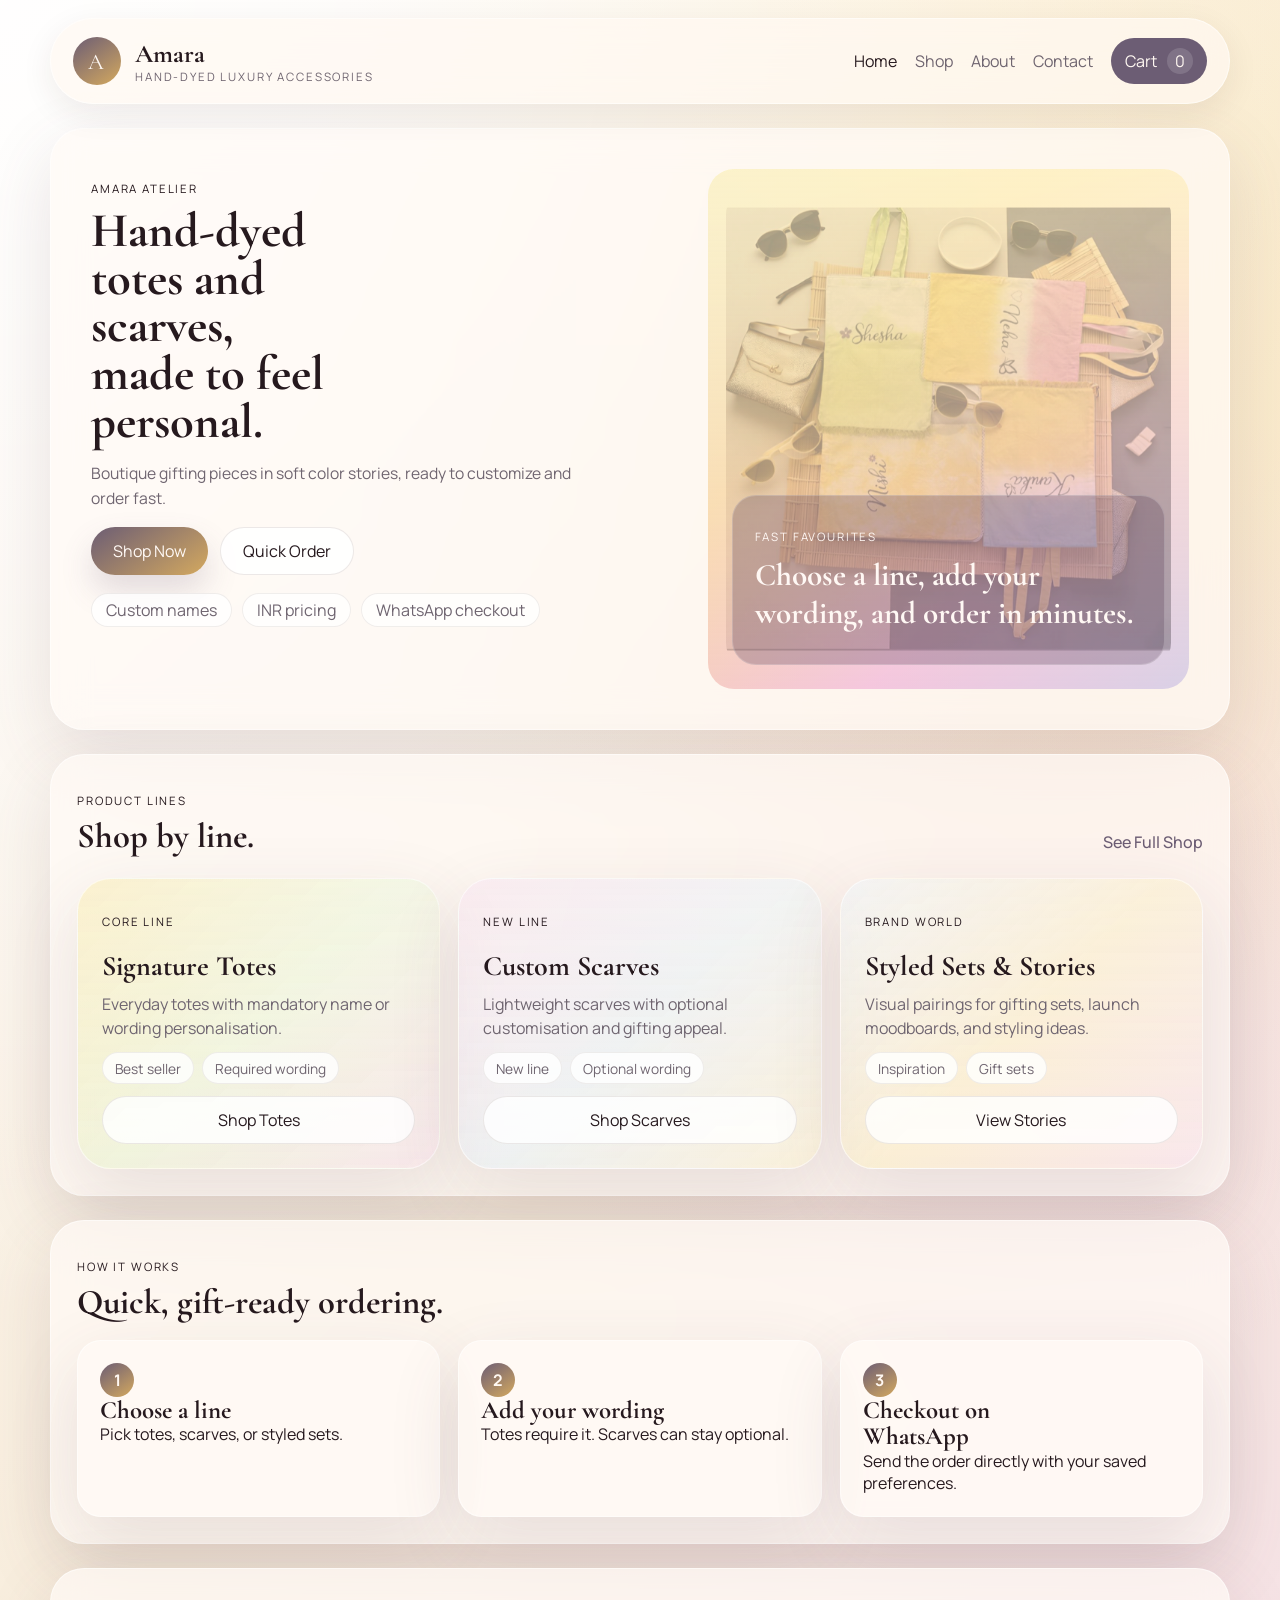
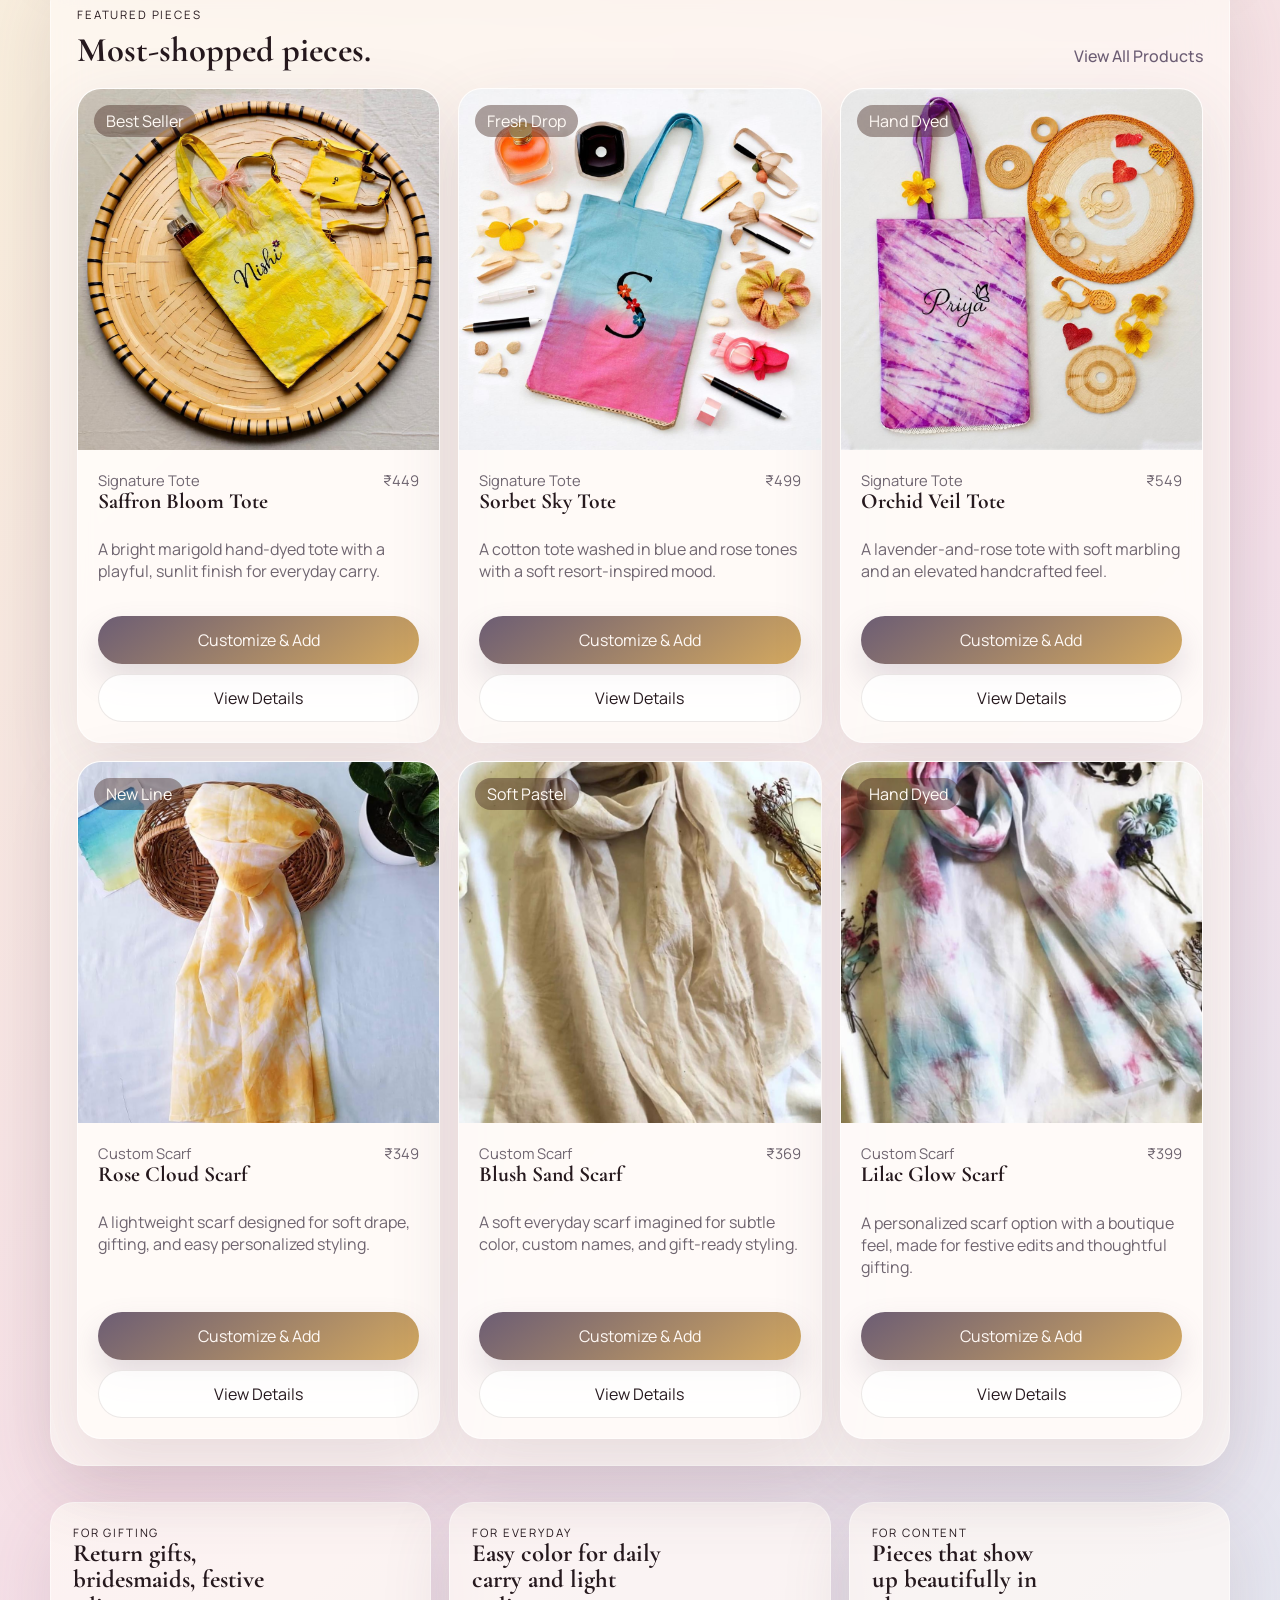
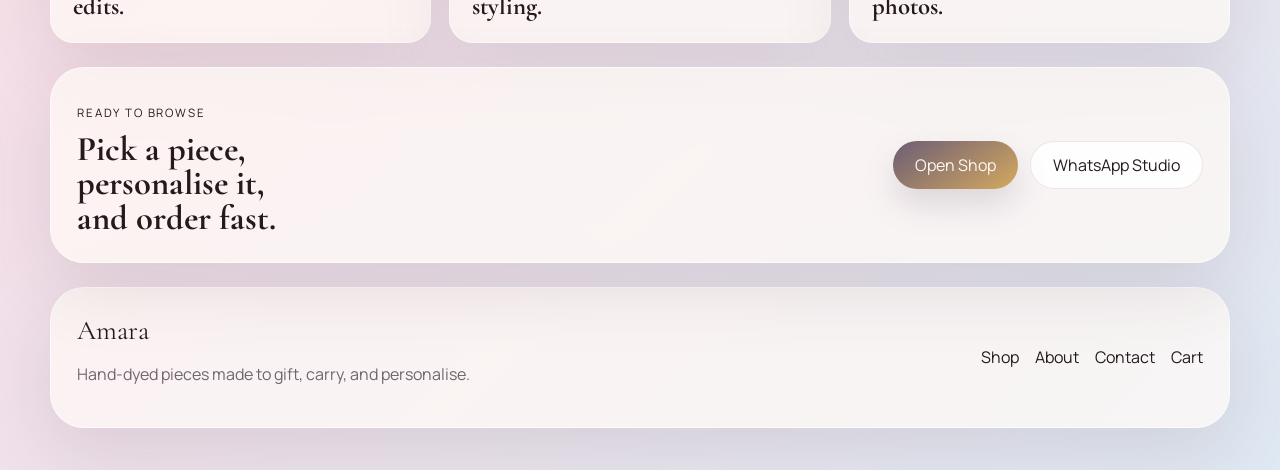
<file: index.html>
<!DOCTYPE html>
<html lang="en">
  <head>
    <meta charset="UTF-8" />
    <meta name="viewport" content="width=device-width, initial-scale=1.0" />
    <title>Amara | Hand-Dyed Totes, Scarves & Artisanal Accessories</title>
    <meta
      name="description"
      content="Amara is a pastel-luxury accessories label creating hand-dyed totes, customizable scarves, and artisanal giftable pieces with a joyful, polished identity."
    />
    <link rel="preconnect" href="https://fonts.googleapis.com" />
    <link rel="preconnect" href="https://fonts.gstatic.com" crossorigin />
    <link
      href="https://fonts.googleapis.com/css2?family=Cormorant+Garamond:wght@400;500;600;700&family=Manrope:wght@400;500;600;700;800&display=swap"
      rel="stylesheet"
    />
    <link rel="stylesheet" href="./styles.css" />
  </head>
  <body data-page="home">
    <div class="site-frame">
      <header class="site-header">
        <a class="brand-lockup" href="./index.html" aria-label="Amara home">
          <span class="brand-mark">A</span>
          <span class="brand-copy">
            <strong class="brand-name">Amara</strong>
            <span class="brand-subtitle">Hand-Dyed Luxury Accessories</span>
          </span>
        </a>
        <nav class="site-nav" aria-label="Primary navigation">
          <a href="./index.html" data-nav="home">Home</a>
          <a href="./shop.html" data-nav="shop">Shop</a>
          <a href="./about.html" data-nav="about">About</a>
          <a href="./contact.html" data-nav="contact">Contact</a>
          <a class="nav-cart" href="./cart.html" data-nav="cart">Cart <span data-cart-count>0</span></a>
        </nav>
      </header>

      <main>
        <section class="hero-panel">
          <div class="hero-copy">
            <p class="eyebrow">Amara Atelier</p>
            <h1>Hand-dyed totes and scarves, made to feel personal.</h1>
            <p class="lead">Boutique gifting pieces in soft color stories, ready to customize and order fast.</p>
            <div class="hero-actions">
              <a class="button button-primary" href="./shop.html">Shop Now</a>
              <a class="button button-secondary" href="./contact.html">Quick Order</a>
            </div>
            <div class="brand-ribbon">
              <span>Custom names</span>
              <span>INR pricing</span>
              <span>WhatsApp checkout</span>
            </div>
          </div>
          <div class="hero-visual">
            <img class="hero-folio" src="./folio-preview.png" alt="Amara folio preview" />
            <div class="hero-card">
              <p class="eyebrow">Fast Favourites</p>
              <h2>Choose a line, add your wording, and order in minutes.</h2>
            </div>
          </div>
        </section>

        <section class="section-block product-lines-section">
          <div class="section-heading">
            <div>
              <p class="eyebrow">Product Lines</p>
              <h2>Shop by line.</h2>
            </div>
            <a class="text-link" href="./shop.html">See Full Shop</a>
          </div>
          <div class="product-lines-grid">
            <article class="line-card line-card-tote">
              <p class="eyebrow">Core Line</p>
              <h3>Signature Totes</h3>
              <p>Everyday totes with mandatory name or wording personalisation.</p>
              <div class="line-tags">
                <span>Best seller</span>
                <span>Required wording</span>
              </div>
              <a class="button button-secondary" href="./shop.html?line=tote">Shop Totes</a>
            </article>
            <article class="line-card line-card-scarf">
              <p class="eyebrow">New Line</p>
              <h3>Custom Scarves</h3>
              <p>Lightweight scarves with optional customisation and gifting appeal.</p>
              <div class="line-tags">
                <span>New line</span>
                <span>Optional wording</span>
              </div>
              <a class="button button-secondary" href="./shop.html?line=scarf">Shop Scarves</a>
            </article>
            <article class="line-card line-card-editorial">
              <p class="eyebrow">Brand World</p>
              <h3>Styled Sets & Stories</h3>
              <p>Visual pairings for gifting sets, launch moodboards, and styling ideas.</p>
              <div class="line-tags">
                <span>Inspiration</span>
                <span>Gift sets</span>
              </div>
              <a class="button button-secondary" href="./shop.html?line=editorial">View Stories</a>
            </article>
          </div>
        </section>

        <section class="section-block steps-section">
          <div class="section-heading">
            <div>
              <p class="eyebrow">How It Works</p>
              <h2>Quick, gift-ready ordering.</h2>
            </div>
          </div>
          <div class="steps-grid">
            <article class="step-card">
              <span class="step-number">1</span>
              <h3>Choose a line</h3>
              <p>Pick totes, scarves, or styled sets.</p>
            </article>
            <article class="step-card">
              <span class="step-number">2</span>
              <h3>Add your wording</h3>
              <p>Totes require it. Scarves can stay optional.</p>
            </article>
            <article class="step-card">
              <span class="step-number">3</span>
              <h3>Checkout on WhatsApp</h3>
              <p>Send the order directly with your saved preferences.</p>
            </article>
          </div>
        </section>

        <section class="section-block">
          <div class="section-heading">
            <div>
              <p class="eyebrow">Featured Pieces</p>
              <h2>Most-shopped pieces.</h2>
            </div>
            <a class="text-link" href="./shop.html">View All Products</a>
          </div>
          <div class="product-grid" id="featured-grid"></div>
        </section>

        <section class="occasion-strip">
          <article class="occasion-card">
            <p class="eyebrow">For Gifting</p>
            <h3>Return gifts, bridesmaids, festive edits.</h3>
          </article>
          <article class="occasion-card">
            <p class="eyebrow">For Everyday</p>
            <h3>Easy color for daily carry and light styling.</h3>
          </article>
          <article class="occasion-card">
            <p class="eyebrow">For Content</p>
            <h3>Pieces that show up beautifully in photos.</h3>
          </article>
        </section>

        <section class="cta-panel">
          <div>
            <p class="eyebrow">Ready To Browse</p>
            <h2>Pick a piece, personalise it, and order fast.</h2>
          </div>
          <div class="cta-actions">
            <a class="button button-primary" href="./shop.html">Open Shop</a>
            <a class="button button-secondary" href="https://wa.me/918769081934" target="_blank" rel="noreferrer">WhatsApp Studio</a>
          </div>
        </section>
      </main>

      <footer class="site-footer">
        <div>
          <p class="footer-brand">Amara</p>
          <p class="footer-copy">Hand-dyed pieces made to gift, carry, and personalise.</p>
        </div>
        <div class="footer-links">
          <a href="./shop.html">Shop</a>
          <a href="./about.html">About</a>
          <a href="./contact.html">Contact</a>
          <a href="./cart.html">Cart</a>
        </div>
      </footer>
    </div>

    <script src="./products.js"></script>
    <script src="./store.js"></script>
    <script src="./home.js"></script>
  </body>
</html>
</file>
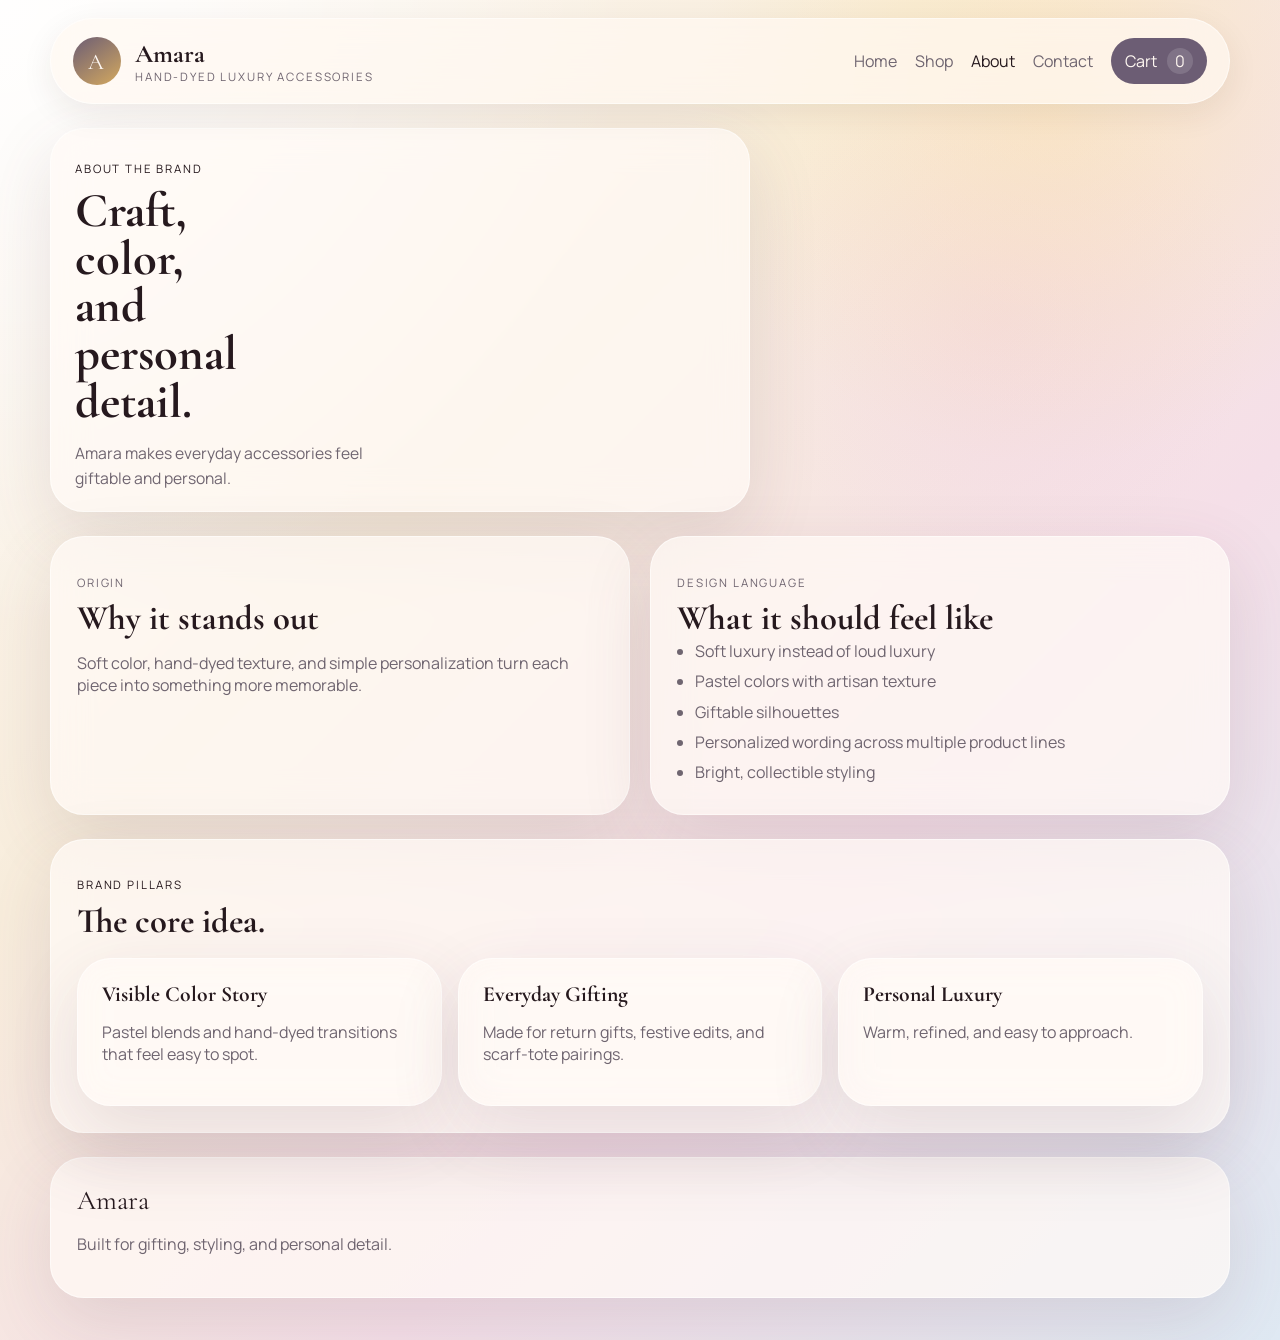
<file: about.html>
<!DOCTYPE html>
<html lang="en">
  <head>
    <meta charset="UTF-8" />
    <meta name="viewport" content="width=device-width, initial-scale=1.0" />
    <title>About Amara | Brand Story & Philosophy</title>
    <meta
      name="description"
      content="Learn about the story, craft, and visual identity behind Amara's totes, scarves, and custom accessories."
    />
    <link rel="preconnect" href="https://fonts.googleapis.com" />
    <link rel="preconnect" href="https://fonts.gstatic.com" crossorigin />
    <link
      href="https://fonts.googleapis.com/css2?family=Cormorant+Garamond:wght@400;500;600;700&family=Manrope:wght@400;500;600;700;800&display=swap"
      rel="stylesheet"
    />
    <link rel="stylesheet" href="./styles.css" />
  </head>
  <body data-page="about">
    <div class="site-frame">
      <header class="site-header">
        <a class="brand-lockup" href="./index.html" aria-label="Amara home">
          <span class="brand-mark">A</span>
          <span class="brand-copy">
            <strong class="brand-name">Amara</strong>
            <span class="brand-subtitle">Hand-Dyed Luxury Accessories</span>
          </span>
        </a>
        <nav class="site-nav" aria-label="Primary navigation">
          <a href="./index.html" data-nav="home">Home</a>
          <a href="./shop.html" data-nav="shop">Shop</a>
          <a href="./about.html" data-nav="about">About</a>
          <a href="./contact.html" data-nav="contact">Contact</a>
          <a class="nav-cart" href="./cart.html" data-nav="cart">Cart <span data-cart-count>0</span></a>
        </nav>
      </header>

      <main>
        <section class="page-hero page-hero-about">
          <p class="eyebrow">About The Brand</p>
          <h1>Craft, color, and personal detail.</h1>
          <p class="lead">Amara makes everyday accessories feel giftable and personal.</p>
        </section>

        <section class="story-layout">
          <article class="story-card">
            <p class="eyebrow">Origin</p>
            <h2>Why it stands out</h2>
            <p>Soft color, hand-dyed texture, and simple personalization turn each piece into something more memorable.</p>
          </article>
          <article class="story-card">
            <p class="eyebrow">Design Language</p>
            <h2>What it should feel like</h2>
            <ul class="detail-list">
              <li>Soft luxury instead of loud luxury</li>
              <li>Pastel colors with artisan texture</li>
              <li>Giftable silhouettes</li>
              <li>Personalized wording across multiple product lines</li>
              <li>Bright, collectible styling</li>
            </ul>
          </article>
        </section>

        <section class="section-block">
          <div class="section-heading">
            <div>
              <p class="eyebrow">Brand Pillars</p>
              <h2>The core idea.</h2>
            </div>
          </div>
          <div class="brand-grid">
            <article class="info-card">
              <h3>Visible Color Story</h3>
              <p>Pastel blends and hand-dyed transitions that feel easy to spot.</p>
            </article>
            <article class="info-card">
              <h3>Everyday Gifting</h3>
              <p>Made for return gifts, festive edits, and scarf-tote pairings.</p>
            </article>
            <article class="info-card">
              <h3>Personal Luxury</h3>
              <p>Warm, refined, and easy to approach.</p>
            </article>
          </div>
        </section>
      </main>

      <footer class="site-footer">
        <div>
          <p class="footer-brand">Amara</p>
          <p class="footer-copy">Built for gifting, styling, and personal detail.</p>
        </div>
      </footer>
    </div>

    <script src="./products.js"></script>
    <script src="./store.js"></script>
  </body>
</html>
</file>
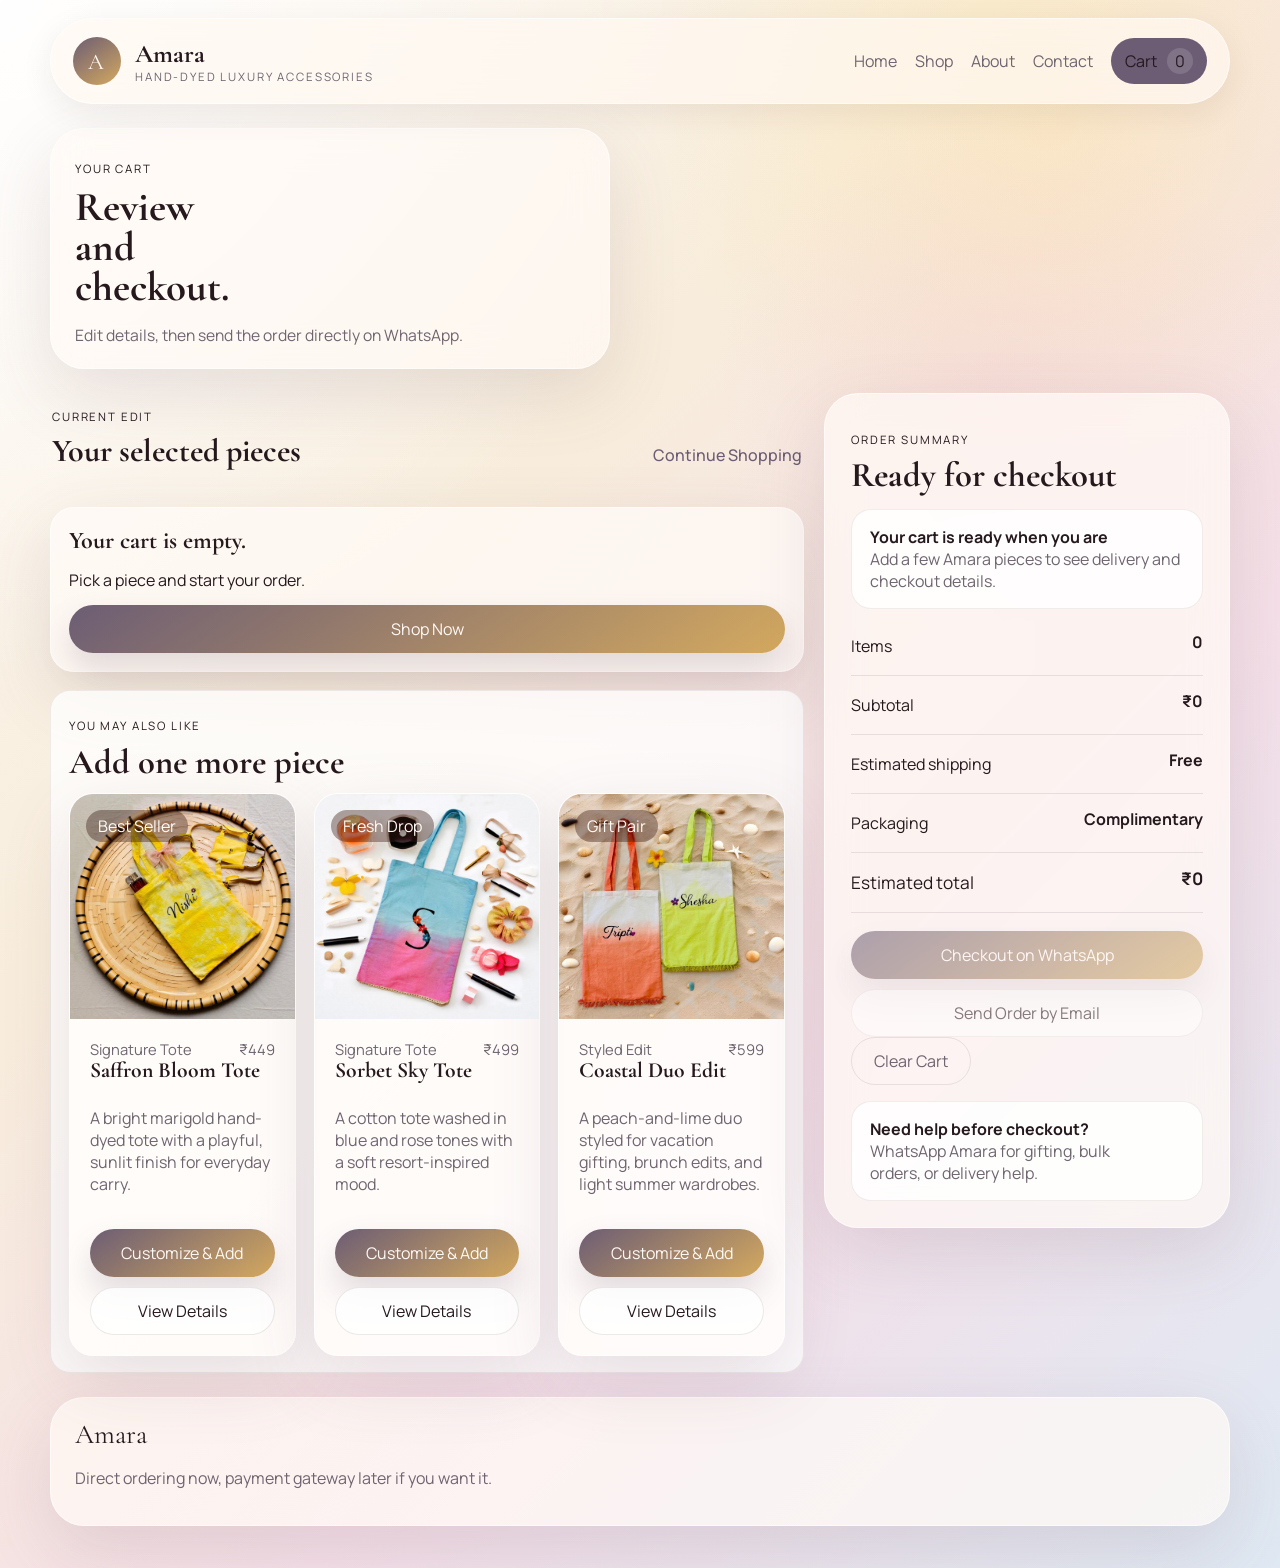
<file: cart.html>
<!DOCTYPE html>
<html lang="en">
  <head>
    <meta charset="UTF-8" />
    <meta name="viewport" content="width=device-width, initial-scale=1.0" />
    <title>Cart | Amara</title>
    <meta name="description" content="Review your selected Amara pieces and prepare your first live order flow." />
    <link rel="preconnect" href="https://fonts.googleapis.com" />
    <link rel="preconnect" href="https://fonts.gstatic.com" crossorigin />
    <link
      href="https://fonts.googleapis.com/css2?family=Cormorant+Garamond:wght@400;500;600;700&family=Manrope:wght@400;500;600;700;800&display=swap"
      rel="stylesheet"
    />
    <link rel="stylesheet" href="./styles.css" />
  </head>
  <body data-page="cart">
    <div class="site-frame">
      <header class="site-header">
        <a class="brand-lockup" href="./index.html" aria-label="Amara home">
          <span class="brand-mark">A</span>
          <span class="brand-copy">
            <strong class="brand-name">Amara</strong>
            <span class="brand-subtitle">Hand-Dyed Luxury Accessories</span>
          </span>
        </a>
        <nav class="site-nav" aria-label="Primary navigation">
          <a href="./index.html" data-nav="home">Home</a>
          <a href="./shop.html" data-nav="shop">Shop</a>
          <a href="./about.html" data-nav="about">About</a>
          <a href="./contact.html" data-nav="contact">Contact</a>
          <a class="nav-cart" href="./cart.html" data-nav="cart">Cart <span data-cart-count>0</span></a>
        </nav>
      </header>

      <main>
        <section class="page-hero page-hero-cart">
          <p class="eyebrow">Your Cart</p>
          <h1>Review and checkout.</h1>
          <p class="lead">Edit details, then send the order directly on WhatsApp.</p>
        </section>

        <section class="cart-layout">
          <div class="cart-list-wrap">
            <div class="cart-toolbar">
              <div>
                <p class="eyebrow">Current Edit</p>
                <h2>Your selected pieces</h2>
              </div>
              <a class="text-link" href="./shop.html">Continue Shopping</a>
            </div>
            <div id="cart-list"></div>
            <div class="empty-cart" id="empty-cart" hidden>
              <h2>Your cart is empty.</h2>
              <p>Pick a piece and start your order.</p>
              <a class="button button-primary" href="./shop.html">Shop Now</a>
            </div>

            <section class="cart-recommendations" id="cart-recommendations">
              <div class="section-heading compact-heading">
                <div>
                  <p class="eyebrow">You May Also Like</p>
                  <h2>Add one more piece</h2>
                </div>
              </div>
              <div class="product-grid compact-grid" id="recommended-grid"></div>
            </section>
          </div>

          <aside class="cart-summary">
            <p class="eyebrow">Order Summary</p>
            <h2>Ready for checkout</h2>
            <div class="summary-banner">
              <strong id="shipping-message">Delivery charge: ₹100</strong>
              <span id="shipping-helper">Add one more item to unlock free delivery.</span>
            </div>
            <div class="summary-row">
              <span>Items</span>
              <strong id="summary-items">0</strong>
            </div>
            <div class="summary-row">
              <span>Subtotal</span>
              <strong id="summary-subtotal">₹0</strong>
            </div>
            <div class="summary-row">
              <span>Estimated shipping</span>
              <strong id="summary-shipping">₹0</strong>
            </div>
            <div class="summary-row">
              <span>Packaging</span>
              <strong>Complimentary</strong>
            </div>
            <div class="summary-row total">
              <span>Estimated total</span>
              <strong id="summary-total">₹0</strong>
            </div>
            <div class="checkout-stack">
              <a class="button button-primary" id="checkout-button" href="#" target="_blank" rel="noreferrer">Checkout on WhatsApp</a>
              <a class="button button-secondary" id="email-order-button" href="#">Send Order by Email</a>
            </div>
            <button class="button button-ghost" id="clear-cart" type="button">Clear Cart</button>
            <div class="summary-support">
              <p><strong>Need help before checkout?</strong></p>
              <p>WhatsApp Amara for gifting, bulk orders, or delivery help.</p>
            </div>
          </aside>
        </section>
      </main>

      <footer class="site-footer site-footer-compact">
        <div>
          <p class="footer-brand">Amara</p>
          <p class="footer-copy">Direct ordering now, payment gateway later if you want it.</p>
        </div>
      </footer>
    </div>

    <section class="product-modal" id="product-modal" aria-hidden="true">
      <div class="overlay" data-close-modal></div>
      <div class="product-modal-card">
        <button class="icon-button product-modal-close" type="button" data-close-modal aria-label="Close">
          ×
        </button>
        <div class="product-modal-media">
          <img id="modal-image" alt="" />
        </div>
        <div class="product-modal-copy">
          <p class="eyebrow" id="modal-category"></p>
          <h2 id="modal-name"></h2>
          <p class="modal-price" id="modal-price"></p>
          <p class="modal-description" id="modal-description"></p>
          <div class="modal-actions">
            <button class="button button-primary" id="modal-add-cart" type="button">Add to Cart</button>
            <a class="button button-secondary" id="modal-inquire" href="#">Inquire</a>
          </div>
          <div class="inquiry-box">
            <strong>WhatsApp inquiry</strong>
            <p id="modal-message"></p>
          </div>
        </div>
      </div>
    </section>

    <div class="toast-stack" id="toast-stack" aria-live="polite" aria-atomic="true"></div>

    <script src="./products.js"></script>
    <script src="./store.js"></script>
    <script src="./cart.js"></script>
  </body>
</html>
</file>
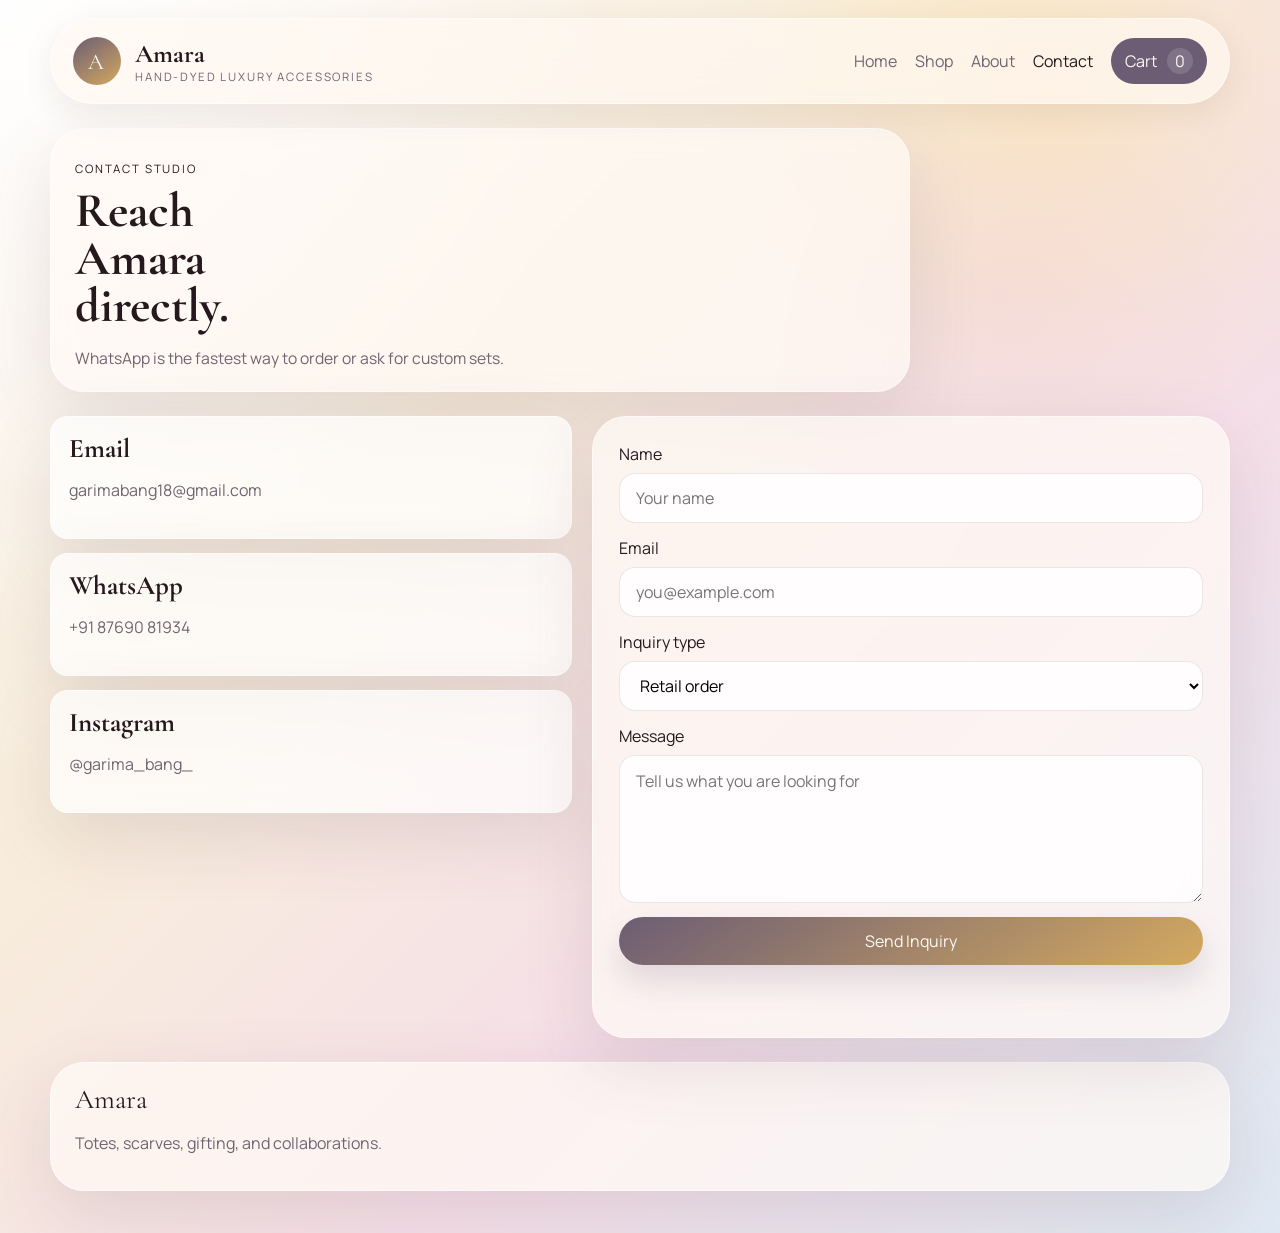
<file: contact.html>
<!DOCTYPE html>
<html lang="en">
  <head>
    <meta charset="UTF-8" />
    <meta name="viewport" content="width=device-width, initial-scale=1.0" />
    <title>Contact Amara | Inquiries & Collaborations</title>
    <meta
      name="description"
      content="Get in touch with Amara for tote orders, scarf customizations, gifting, collaborations, or wholesale inquiries."
    />
    <link rel="preconnect" href="https://fonts.googleapis.com" />
    <link rel="preconnect" href="https://fonts.gstatic.com" crossorigin />
    <link
      href="https://fonts.googleapis.com/css2?family=Cormorant+Garamond:wght@400;500;600;700&family=Manrope:wght@400;500;600;700;800&display=swap"
      rel="stylesheet"
    />
    <link rel="stylesheet" href="./styles.css" />
  </head>
  <body data-page="contact">
    <div class="site-frame">
      <header class="site-header">
        <a class="brand-lockup" href="./index.html" aria-label="Amara home">
          <span class="brand-mark">A</span>
          <span class="brand-copy">
            <strong class="brand-name">Amara</strong>
            <span class="brand-subtitle">Hand-Dyed Luxury Accessories</span>
          </span>
        </a>
        <nav class="site-nav" aria-label="Primary navigation">
          <a href="./index.html" data-nav="home">Home</a>
          <a href="./shop.html" data-nav="shop">Shop</a>
          <a href="./about.html" data-nav="about">About</a>
          <a href="./contact.html" data-nav="contact">Contact</a>
          <a class="nav-cart" href="./cart.html" data-nav="cart">Cart <span data-cart-count>0</span></a>
        </nav>
      </header>

      <main>
        <section class="page-hero page-hero-contact">
          <p class="eyebrow">Contact Studio</p>
          <h1>Reach Amara directly.</h1>
          <p class="lead">WhatsApp is the fastest way to order or ask for custom sets.</p>
        </section>

        <section class="contact-layout">
          <div class="contact-cards">
            <article class="info-card">
              <h3>Email</h3>
              <p><a href="mailto:garimabang18@gmail.com">garimabang18@gmail.com</a></p>
            </article>
            <article class="info-card">
              <h3>WhatsApp</h3>
              <p><a href="https://wa.me/918769081934" target="_blank" rel="noreferrer">+91 87690 81934</a></p>
            </article>
            <article class="info-card">
              <h3>Instagram</h3>
              <p><a href="https://www.instagram.com/garima_bang_/" target="_blank" rel="noreferrer">@garima_bang_</a></p>
            </article>
          </div>

          <form class="contact-form" id="contact-form">
            <div class="form-row">
              <label for="name">Name</label>
              <input id="name" name="name" placeholder="Your name" required />
            </div>
            <div class="form-row">
              <label for="email">Email</label>
              <input id="email" name="email" type="email" placeholder="you@example.com" required />
            </div>
            <div class="form-row">
              <label for="interest">Inquiry type</label>
              <select id="interest" name="interest">
                <option>Retail order</option>
                <option>Scarf customization</option>
                <option>Custom gifting</option>
                <option>Bulk / wholesale</option>
                <option>Collaboration</option>
              </select>
            </div>
            <div class="form-row">
              <label for="message">Message</label>
              <textarea id="message" name="message" rows="6" placeholder="Tell us what you are looking for"></textarea>
            </div>
            <button class="button button-primary" type="submit">Send Inquiry</button>
            <p class="form-feedback" id="form-feedback"></p>
          </form>
        </section>
      </main>

      <footer class="site-footer site-footer-compact">
        <div>
          <p class="footer-brand">Amara</p>
          <p class="footer-copy">Totes, scarves, gifting, and collaborations.</p>
        </div>
      </footer>
    </div>

    <script src="./products.js"></script>
    <script src="./store.js"></script>
    <script src="./contact.js"></script>
  </body>
</html>
</file>
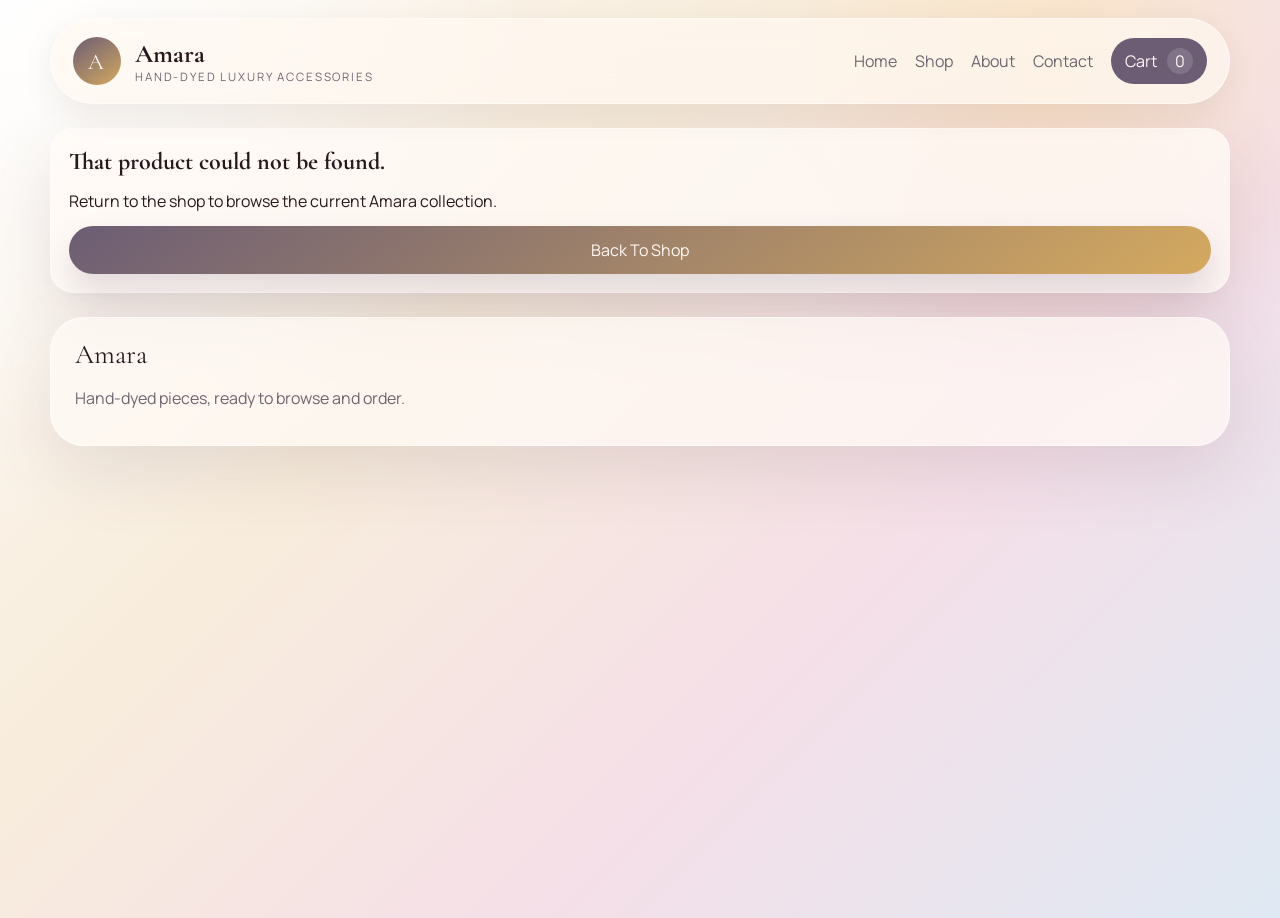
<file: product.html>
<!DOCTYPE html>
<html lang="en">
  <head>
    <meta charset="UTF-8" />
    <meta name="viewport" content="width=device-width, initial-scale=1.0" />
    <title>Product | Amara</title>
    <meta
      name="description"
      content="Explore a signature Amara product with details, pricing, ordering options, and related styles."
    />
    <link rel="preconnect" href="https://fonts.googleapis.com" />
    <link rel="preconnect" href="https://fonts.gstatic.com" crossorigin />
    <link
      href="https://fonts.googleapis.com/css2?family=Cormorant+Garamond:wght@400;500;600;700&family=Manrope:wght@400;500;600;700;800&display=swap"
      rel="stylesheet"
    />
    <link rel="stylesheet" href="./styles.css" />
  </head>
  <body data-page="product">
    <div class="site-frame">
      <header class="site-header">
        <a class="brand-lockup" href="./index.html" aria-label="Amara home">
          <span class="brand-mark">A</span>
          <span class="brand-copy">
            <strong class="brand-name">Amara</strong>
            <span class="brand-subtitle">Hand-Dyed Luxury Accessories</span>
          </span>
        </a>
        <nav class="site-nav" aria-label="Primary navigation">
          <a href="./index.html" data-nav="home">Home</a>
          <a href="./shop.html" data-nav="shop">Shop</a>
          <a href="./about.html" data-nav="about">About</a>
          <a href="./contact.html" data-nav="contact">Contact</a>
          <a class="nav-cart" href="./cart.html" data-nav="cart">Cart <span data-cart-count>0</span></a>
        </nav>
      </header>

      <main>
        <section class="product-page" id="product-page" hidden>
          <div class="product-page-media">
            <img id="detail-image" alt="" />
          </div>
          <div class="product-page-copy">
            <p class="eyebrow" id="detail-category"></p>
            <h1 id="detail-name"></h1>
            <p class="detail-price" id="detail-price"></p>
            <p class="lead" id="detail-description"></p>

            <div class="detail-points">
              <span>Hand-dyed finish</span>
              <span>Custom gifting</span>
              <span>WhatsApp checkout</span>
            </div>

            <div class="detail-benefits">
              <article>
                <strong>Delivery</strong>
                <span>₹100 on 1 item</span>
              </article>
              <article>
                <strong>Free on 2+</strong>
                <span>Add one more piece</span>
              </article>
              <article>
                <strong>Quick order</strong>
                <span>WhatsApp or cart</span>
              </article>
            </div>

            <div class="customization-panel">
              <div class="section-heading compact-heading">
                <div>
                  <p class="eyebrow">Personalisation</p>
                  <h2>Choose details</h2>
                </div>
              </div>
              <div class="customization-grid">
                <div class="form-row">
                  <label for="detail-wording">Preferred wording</label>
                  <input
                    id="detail-wording"
                    name="detail-wording"
                    maxlength="24"
                    placeholder="Name, initials, or short phrase"
                    required
                  />
                </div>
                <div class="form-row">
                  <label for="detail-color">Colour preference</label>
                  <input
                    id="detail-color"
                    name="detail-color"
                    maxlength="40"
                    placeholder="Optional pastel or shade request"
                  />
                </div>
              </div>
              <div class="color-preset-row" aria-label="Colour suggestions">
                <button class="color-chip" type="button" data-color-preset="Blush Pink">Blush Pink</button>
                <button class="color-chip" type="button" data-color-preset="Sky Blue">Sky Blue</button>
                <button class="color-chip" type="button" data-color-preset="Lilac">Lilac</button>
                <button class="color-chip" type="button" data-color-preset="Mint">Mint</button>
                <button class="color-chip" type="button" data-color-preset="Sun Yellow">Sun Yellow</button>
                <button class="color-chip color-chip-clear" type="button" data-color-preset="">No preference</button>
              </div>
              <button class="button button-ghost" id="detail-save-customization" type="button">Save personalisation</button>
              <p class="form-feedback" id="detail-feedback"></p>
            </div>

            <div class="detail-actions">
              <div id="detail-cart-controls"></div>
              <a class="button button-secondary" id="detail-whatsapp" href="#" target="_blank" rel="noreferrer">Buy on WhatsApp</a>
              <a class="button button-ghost" id="detail-email" href="#">Email Inquiry</a>
            </div>
          </div>
        </section>

        <section class="empty-cart" id="product-not-found" hidden>
          <h2>That product could not be found.</h2>
          <p>Return to the shop to browse the current Amara collection.</p>
          <a class="button button-primary" href="./shop.html">Back To Shop</a>
        </section>

        <section class="section-block" id="related-section" hidden>
          <div class="section-heading">
            <div>
              <p class="eyebrow">Related Pieces</p>
              <h2>Continue exploring the collection.</h2>
            </div>
          </div>
          <div class="product-grid" id="related-grid"></div>
        </section>
      </main>

      <footer class="site-footer site-footer-compact">
        <div>
          <p class="footer-brand">Amara</p>
          <p class="footer-copy">Hand-dyed pieces, ready to browse and order.</p>
        </div>
      </footer>
    </div>

    <script src="./products.js"></script>
    <script src="./store.js"></script>
    <script src="./product.js"></script>
  </body>
</html>
</file>
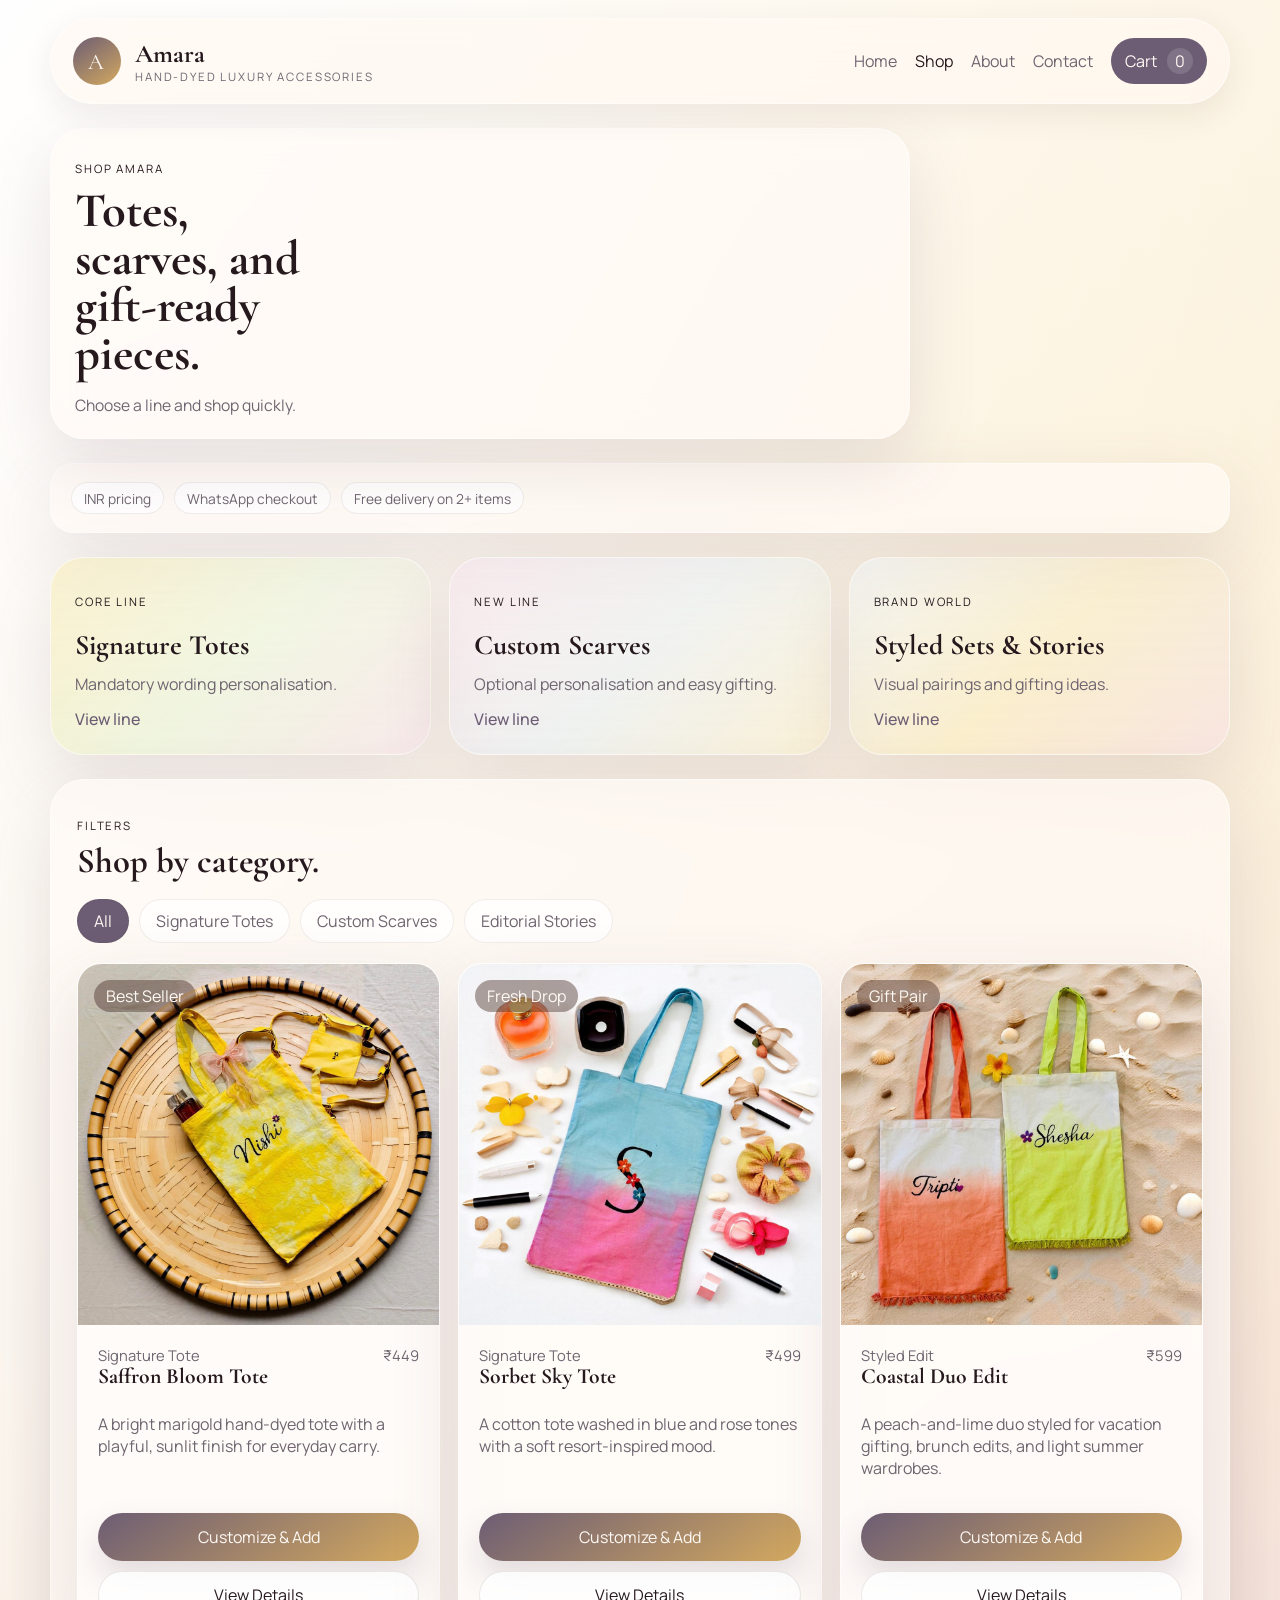
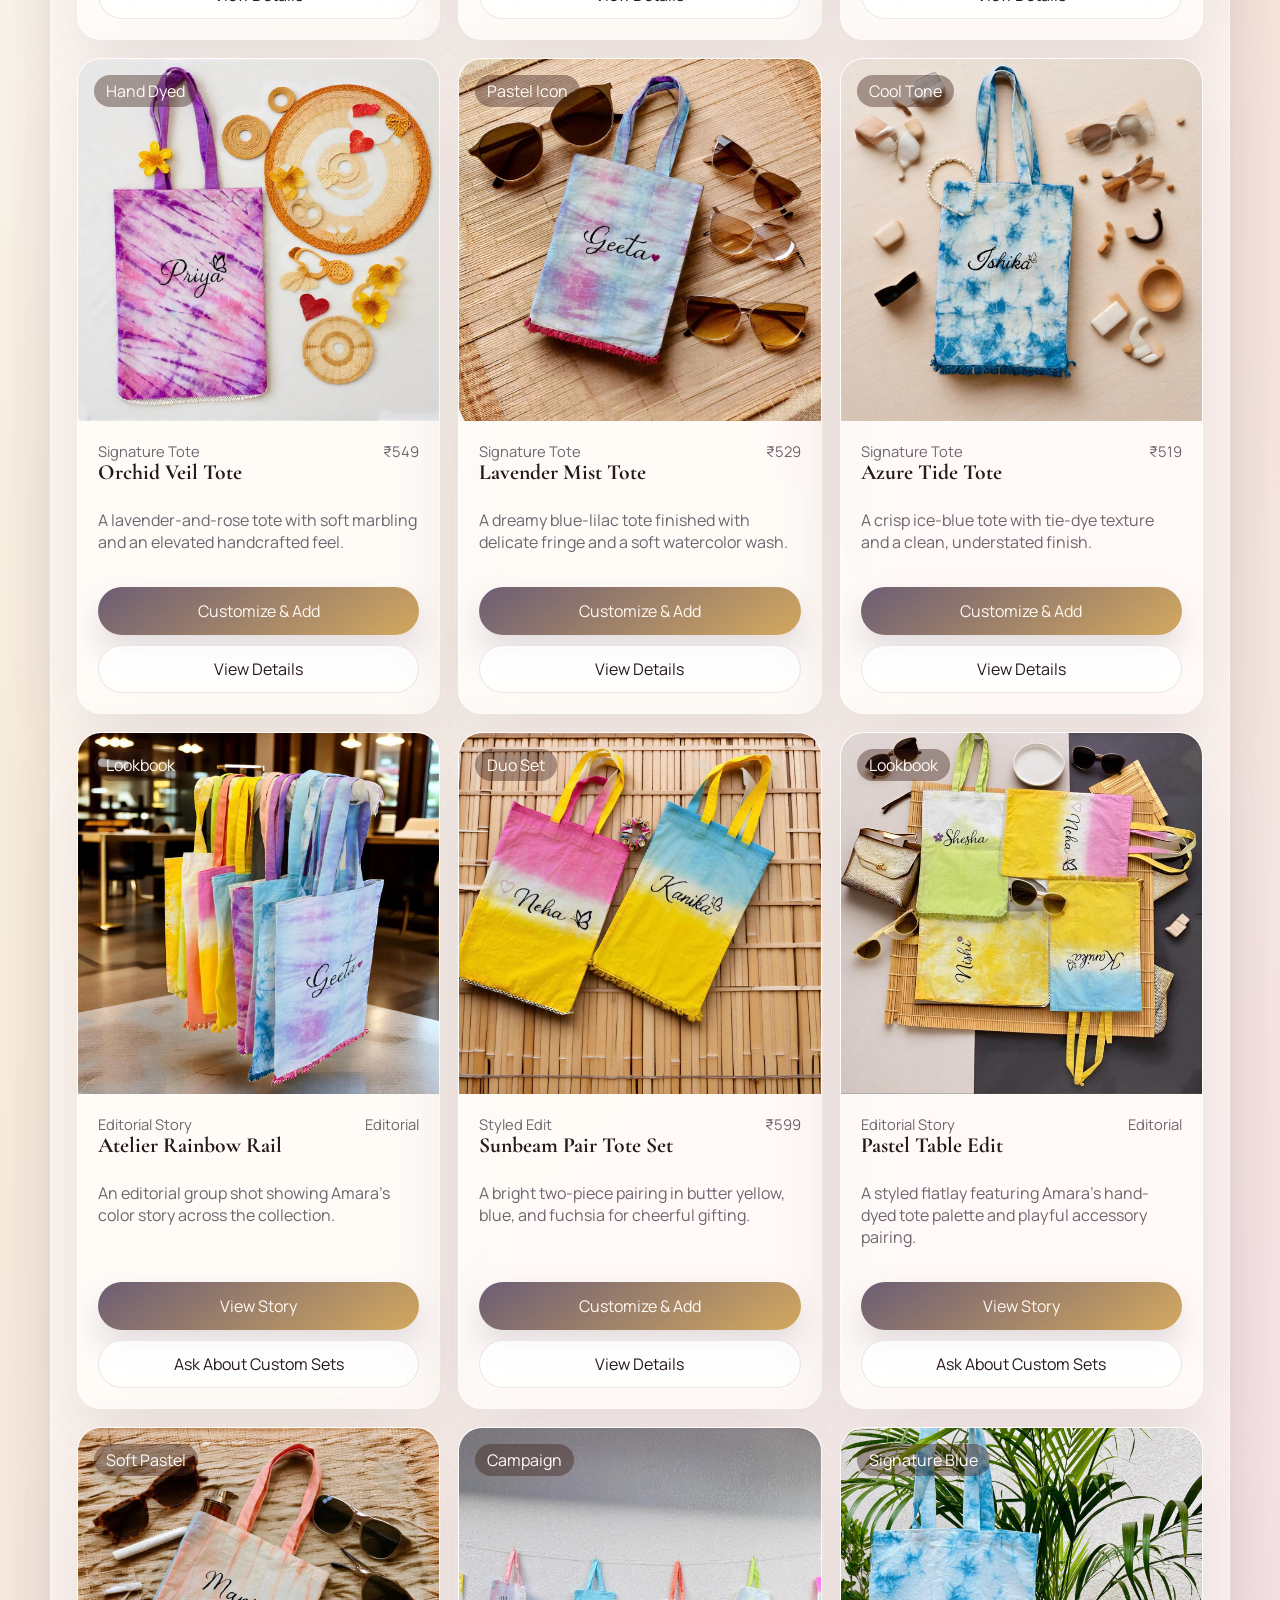
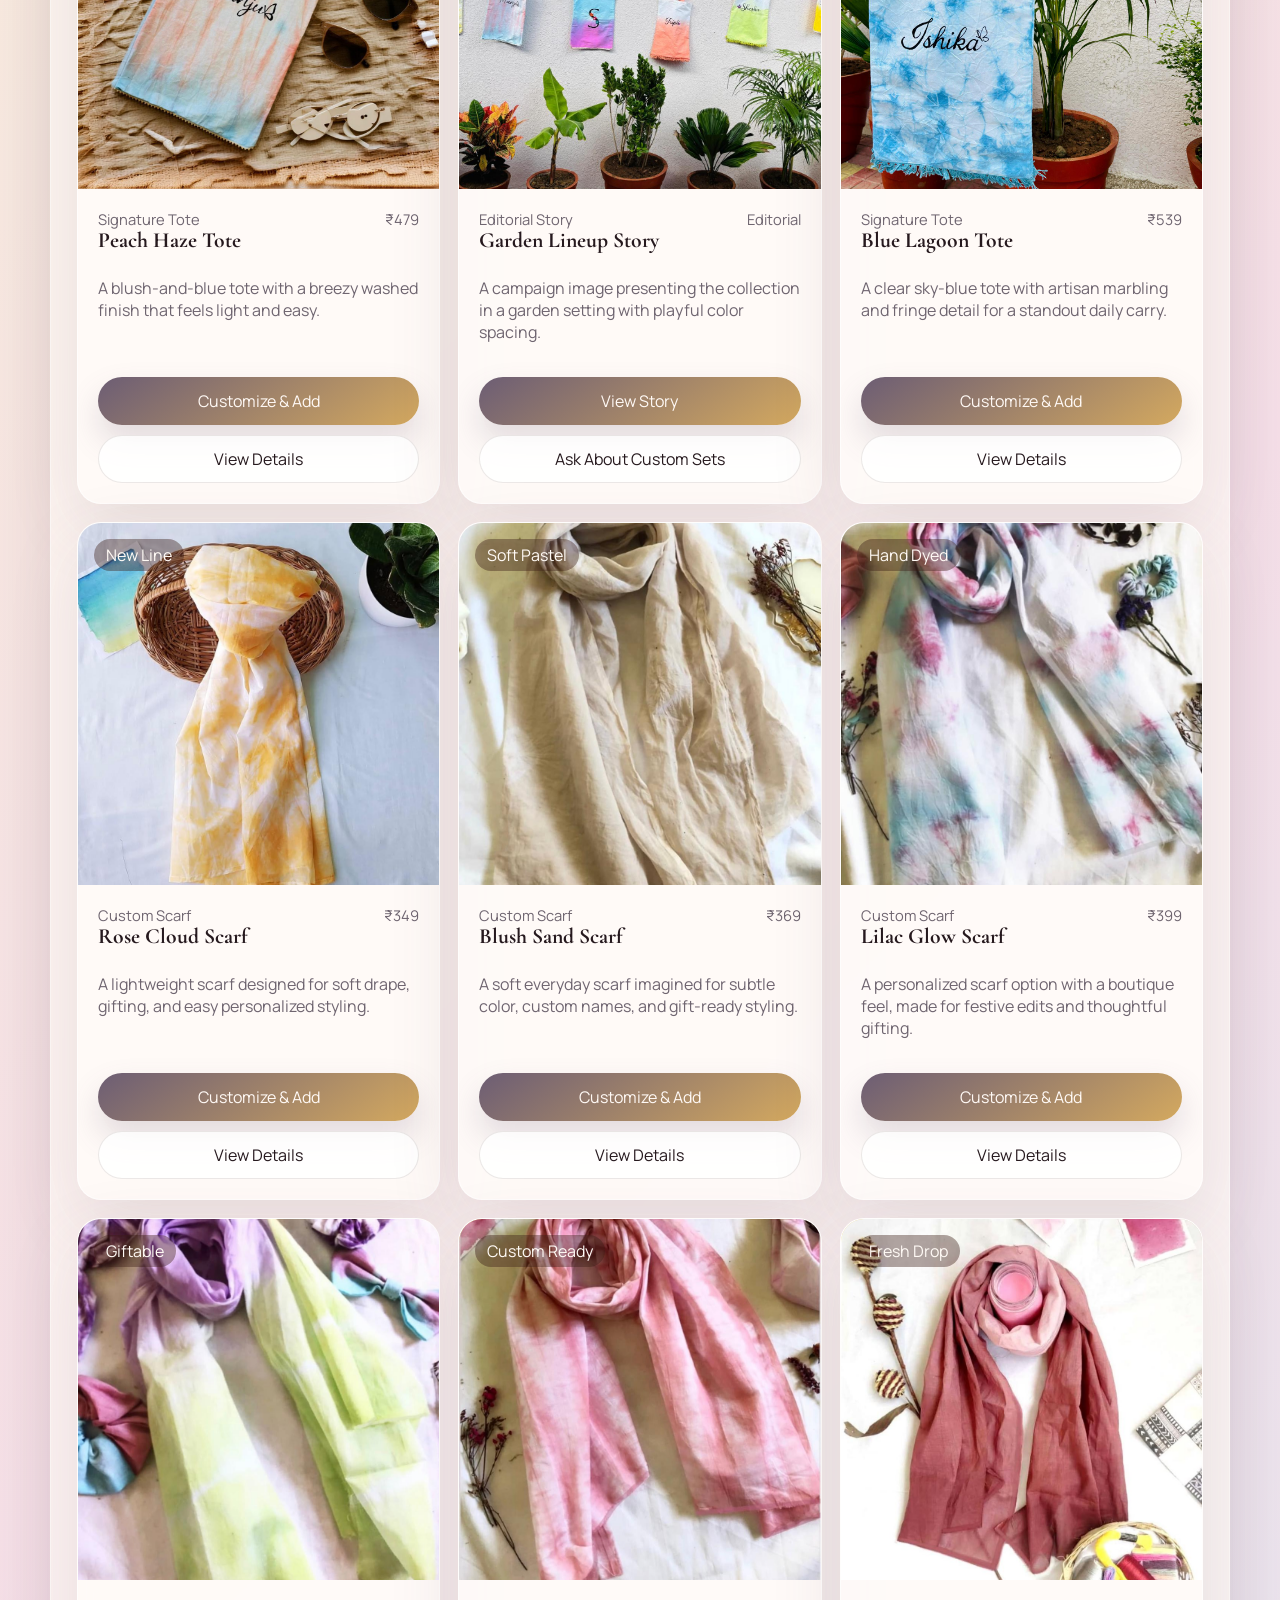
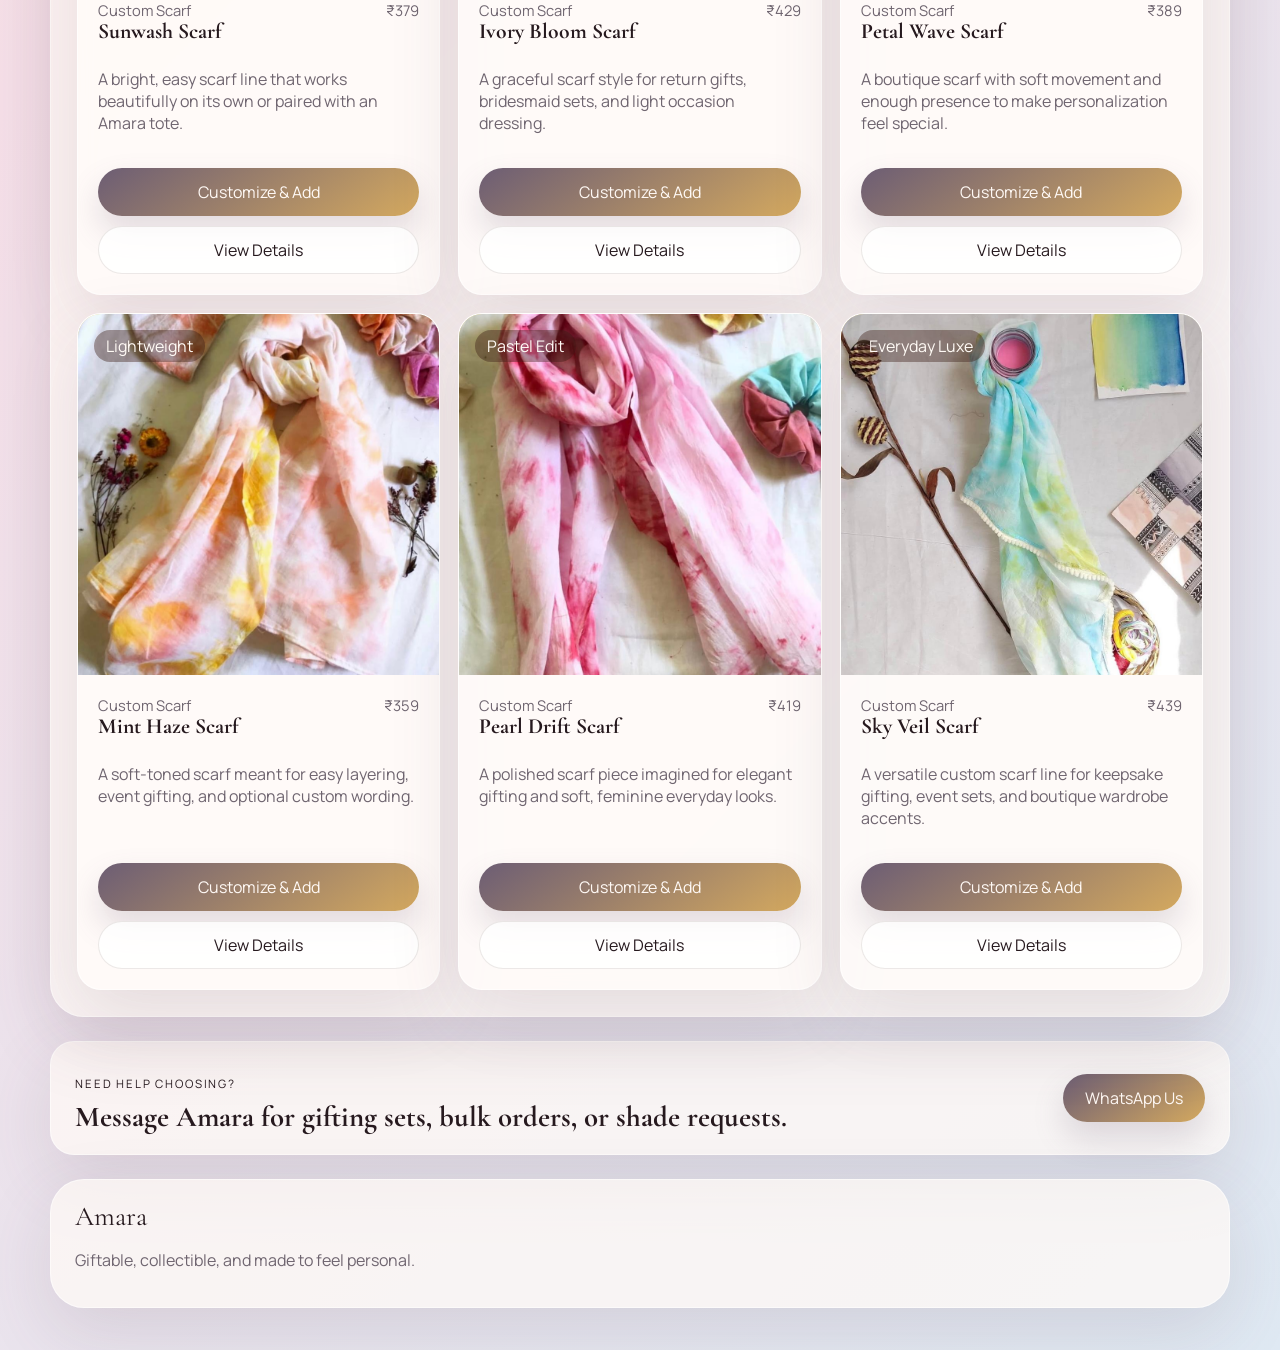
<file: shop.html>
<!DOCTYPE html>
<html lang="en">
  <head>
    <meta charset="UTF-8" />
    <meta name="viewport" content="width=device-width, initial-scale=1.0" />
    <title>Shop Amara | Totes, Scarves & Editorial Sets</title>
    <meta
      name="description"
      content="Shop the Amara collection of hand-dyed totes, customizable scarves, styled pairings, and boutique gifting pieces."
    />
    <link rel="preconnect" href="https://fonts.googleapis.com" />
    <link rel="preconnect" href="https://fonts.gstatic.com" crossorigin />
    <link
      href="https://fonts.googleapis.com/css2?family=Cormorant+Garamond:wght@400;500;600;700&family=Manrope:wght@400;500;600;700;800&display=swap"
      rel="stylesheet"
    />
    <link rel="stylesheet" href="./styles.css" />
  </head>
  <body data-page="shop">
    <div class="site-frame">
      <header class="site-header">
        <a class="brand-lockup" href="./index.html" aria-label="Amara home">
          <span class="brand-mark">A</span>
          <span class="brand-copy">
            <strong class="brand-name">Amara</strong>
            <span class="brand-subtitle">Hand-Dyed Luxury Accessories</span>
          </span>
        </a>
        <nav class="site-nav" aria-label="Primary navigation">
          <a href="./index.html" data-nav="home">Home</a>
          <a href="./shop.html" data-nav="shop">Shop</a>
          <a href="./about.html" data-nav="about">About</a>
          <a href="./contact.html" data-nav="contact">Contact</a>
          <a class="nav-cart" href="./cart.html" data-nav="cart">Cart <span data-cart-count>0</span></a>
        </nav>
      </header>

      <main>
        <section class="page-hero page-hero-shop">
          <p class="eyebrow">Shop Amara</p>
          <h1>Totes, scarves, and gift-ready pieces.</h1>
          <p class="lead">Choose a line and shop quickly.</p>
        </section>

        <section class="shop-quickbar">
          <span>INR pricing</span>
          <span>WhatsApp checkout</span>
          <span>Free delivery on 2+ items</span>
        </section>

        <section class="shop-lines">
          <article class="line-card line-card-tote">
            <p class="eyebrow">Core Line</p>
            <h3>Signature Totes</h3>
            <p>Mandatory wording personalisation.</p>
            <a class="text-link" href="./shop.html?line=tote">View line</a>
          </article>
          <article class="line-card line-card-scarf">
            <p class="eyebrow">New Line</p>
            <h3>Custom Scarves</h3>
            <p>Optional personalisation and easy gifting.</p>
            <a class="text-link" href="./shop.html?line=scarf">View line</a>
          </article>
          <article class="line-card line-card-editorial">
            <p class="eyebrow">Brand World</p>
            <h3>Styled Sets & Stories</h3>
            <p>Visual pairings and gifting ideas.</p>
            <a class="text-link" href="./shop.html?line=editorial">View line</a>
          </article>
        </section>

        <section class="section-block">
          <div class="section-heading">
            <div>
              <p class="eyebrow">Filters</p>
              <h2>Shop by category.</h2>
            </div>
          </div>
          <div class="filter-pills" id="shop-filters" aria-label="Shop filters">
            <button class="filter-pill is-active" data-filter="all" type="button">All</button>
            <button class="filter-pill" data-filter="tote" type="button">Signature Totes</button>
            <button class="filter-pill" data-filter="scarf" type="button">Custom Scarves</button>
            <button class="filter-pill" data-filter="editorial" type="button">Editorial Stories</button>
          </div>
          <div class="product-grid" id="shop-grid"></div>
          <div class="empty-shop-state" id="shop-empty" hidden></div>
        </section>

        <section class="support-banner">
          <div>
            <p class="eyebrow">Need Help Choosing?</p>
            <h2>Message Amara for gifting sets, bulk orders, or shade requests.</h2>
          </div>
          <a class="button button-primary" href="https://wa.me/918769081934" target="_blank" rel="noreferrer">WhatsApp Us</a>
        </section>
      </main>

      <footer class="site-footer site-footer-compact">
        <div>
          <p class="footer-brand">Amara</p>
          <p class="footer-copy">Giftable, collectible, and made to feel personal.</p>
        </div>
      </footer>
    </div>

    <script src="./products.js"></script>
    <script src="./store.js"></script>
    <script src="./shop.js"></script>
  </body>
</html>
</file>
<file: styles.css>
:root {
  --bg: #fbf5ef;
  --surface: rgba(255, 250, 246, 0.8);
  --surface-strong: #fff9f4;
  --text: #26191e;
  --muted: #6f6570;
  --line: rgba(63, 39, 51, 0.11);
  --accent: #6c5d74;
  --accent-soft: #d4a95f;
  --accent-rose: #efc7dc;
  --shadow: 0 24px 70px rgba(96, 74, 83, 0.14);
  --radius-xl: 34px;
  --radius-lg: 24px;
  --radius-md: 18px;
  --max-width: 1180px;
}

* {
  box-sizing: border-box;
}

[hidden] {
  display: none !important;
}

html {
  scroll-behavior: smooth;
}

body {
  margin: 0;
  min-height: 100vh;
  color: var(--text);
  font-family: "Manrope", sans-serif;
  background:
    radial-gradient(circle at top left, rgba(255, 255, 255, 0.92), transparent 34%),
    radial-gradient(circle at 82% 8%, rgba(255, 224, 149, 0.34), transparent 22%),
    radial-gradient(circle at 78% 24%, rgba(238, 192, 220, 0.26), transparent 18%),
    linear-gradient(135deg, #fdf9f5 0%, #f8eddc 35%, #f5dfe8 66%, #dfe9f3 100%);
}

body.is-locked {
  overflow: hidden;
}

img {
  max-width: 100%;
  display: block;
}

a {
  color: inherit;
  text-decoration: none;
}

.text-link {
  padding: 0;
  border: 0;
  background: transparent;
  color: var(--accent);
  cursor: pointer;
  font-weight: 500;
  line-height: 1.4;
}

button,
input,
textarea,
select {
  font: inherit;
}

.site-frame {
  width: min(calc(100% - 28px), var(--max-width));
  margin: 18px auto 42px;
}

.site-header,
.hero-panel,
.page-hero,
.section-block,
.editorial-banner,
.cta-panel,
.cart-summary,
.story-card,
.contact-form,
.info-card,
.quote-card {
  backdrop-filter: blur(18px);
}

.site-header {
  position: sticky;
  top: 16px;
  z-index: 5;
  display: flex;
  align-items: center;
  justify-content: space-between;
  gap: 24px;
  padding: 18px 22px;
  margin-bottom: 24px;
  background: rgba(255, 248, 242, 0.72);
  border: 1px solid rgba(255, 255, 255, 0.5);
  border-radius: 999px;
  box-shadow: 0 10px 32px rgba(68, 38, 28, 0.08);
}

.brand-lockup {
  display: flex;
  align-items: center;
  gap: 14px;
}

.brand-mark {
  display: grid;
  place-items: center;
  width: 48px;
  height: 48px;
  border-radius: 50%;
  background: linear-gradient(145deg, var(--accent), var(--accent-soft));
  color: #fffaf6;
  font-family: "Cormorant Garamond", serif;
  font-size: 1.4rem;
  letter-spacing: 0.08em;
}

.brand-copy {
  display: flex;
  flex-direction: column;
}

.brand-name,
h1,
h2,
h3,
.footer-brand {
  font-family: "Cormorant Garamond", serif;
}

.brand-name {
  font-size: 1.6rem;
  font-weight: 700;
}

.brand-subtitle,
.footer-copy,
.lead,
.product-description,
.detail-points,
.info-card p,
.story-card p,
.cart-note,
.form-feedback,
.contact-cards p,
.cart-item-copy p {
  color: var(--muted);
}

.brand-subtitle,
.eyebrow {
  text-transform: uppercase;
  letter-spacing: 0.16em;
  font-size: 0.72rem;
}

.site-nav {
  display: flex;
  align-items: center;
  gap: 18px;
  color: var(--muted);
}

.site-nav a {
  transition: color 180ms ease;
}

.site-nav a:hover,
.site-nav a.is-active {
  color: var(--text);
}

.nav-cart {
  display: inline-flex;
  align-items: center;
  gap: 10px;
  padding: 10px 14px;
  border-radius: 999px;
  color: #fff8f2;
  background: var(--accent);
}

.nav-cart span {
  display: inline-grid;
  place-items: center;
  width: 26px;
  height: 26px;
  border-radius: 50%;
  background: rgba(255, 255, 255, 0.14);
}

.hero-panel,
.page-hero,
.section-block,
.editorial-banner,
.cta-panel,
.site-footer,
.cart-summary,
.story-card,
.contact-form,
.info-card,
.quote-card,
.contact-cards article {
  background: rgba(255, 250, 246, 0.72);
  border: 1px solid rgba(255, 255, 255, 0.56);
  border-radius: var(--radius-xl);
  box-shadow: var(--shadow);
}

.hero-panel {
  display: grid;
  grid-template-columns: 1.1fr 0.9fr;
  gap: 28px;
  padding: 40px;
}

.hero-copy h1,
.page-hero h1 {
  margin: 0;
  font-size: clamp(1.9rem, 3.8vw, 3.15rem);
  line-height: 0.98;
  max-width: 11ch;
}

.lead {
  max-width: 48ch;
  line-height: 1.6;
  font-size: 0.98rem;
}

.hero-actions,
.cta-actions,
.modal-actions {
  display: flex;
  flex-wrap: wrap;
  gap: 12px;
}

.brand-ribbon {
  display: flex;
  flex-wrap: wrap;
  gap: 10px;
  margin-top: 18px;
}

.brand-ribbon span {
  display: inline-flex;
  align-items: center;
  min-height: 34px;
  padding: 0 14px;
  border-radius: 999px;
  background: rgba(255, 255, 255, 0.76);
  color: var(--muted);
  border: 1px solid rgba(73, 46, 35, 0.08);
}

.button,
.filter-pill,
.qty-stepper button,
.icon-button {
  border: 0;
  border-radius: 999px;
  cursor: pointer;
  transition: transform 180ms ease, background 180ms ease, color 180ms ease;
}

.button {
  display: inline-flex;
  align-items: center;
  justify-content: center;
  min-height: 48px;
  padding: 0 22px;
}

.button:hover,
.filter-pill:hover,
.icon-button:hover,
.qty-stepper button:hover {
  transform: translateY(-1px);
}

.button-primary {
  color: #fff9f5;
  background: linear-gradient(145deg, var(--accent), var(--accent-soft));
  box-shadow: 0 16px 32px rgba(110, 90, 117, 0.2);
}

.button-secondary {
  color: var(--text);
  background: rgba(255, 255, 255, 0.82);
  border: 1px solid rgba(73, 46, 35, 0.1);
}

.button-ghost {
  color: var(--muted);
  background: transparent;
  border: 1px solid rgba(73, 46, 35, 0.1);
}

.hero-highlights,
.brand-grid,
.testimonial-grid,
.contact-cards {
  display: grid;
  gap: 16px;
}

.hero-highlights {
  grid-template-columns: repeat(3, minmax(0, 1fr));
  margin-top: 28px;
}

.hero-highlights article,
.contact-cards article {
  padding: 18px;
  border-radius: var(--radius-md);
  background: rgba(255, 255, 255, 0.72);
}

.hero-highlights strong,
.summary-row strong,
.cart-item-actions strong {
  display: block;
  margin-bottom: 8px;
}

.hero-visual {
  position: relative;
  min-height: 520px;
  border-radius: calc(var(--radius-xl) - 8px);
  overflow: hidden;
  background:
    linear-gradient(180deg, rgba(255, 243, 206, 0.92), rgba(249, 203, 221, 0.54)),
    linear-gradient(135deg, #d4edb0 0%, #f4dc6f 34%, #efc2df 68%, #b4d7f1 100%);
}

.hero-folio {
  position: absolute;
  inset: 18px;
  width: calc(100% - 36px);
  height: calc(100% - 36px);
  object-fit: cover;
  border-radius: 28px;
  opacity: 0.34;
  mix-blend-mode: multiply;
}

.hero-card {
  position: absolute;
  left: 24px;
  right: 24px;
  bottom: 24px;
  padding: 22px;
  border-radius: 24px;
  color: #fff8f4;
  background: rgba(84, 58, 84, 0.28);
  border: 1px solid rgba(255, 255, 255, 0.2);
}

.hero-card h2 {
  margin: 0 0 10px;
  font-size: 1.95rem;
}

.collection-showcase,
.merch-strip,
.shop-guidance,
.product-lines-grid,
.shop-lines {
  display: grid;
  gap: 18px;
  margin-top: 24px;
}

.collection-showcase,
.shop-guidance,
.product-lines-grid,
.shop-lines {
  grid-template-columns: repeat(2, minmax(0, 1fr));
}

.showcase-card,
.merch-strip article,
.shop-banner,
.line-card {
  border-radius: var(--radius-xl);
  border: 1px solid rgba(255, 255, 255, 0.56);
  box-shadow: var(--shadow);
}

.showcase-card {
  min-height: 260px;
  padding: 28px;
  display: flex;
  flex-direction: column;
  justify-content: end;
  color: #fffaf5;
}

.showcase-card h2,
.shop-banner h2 {
  margin: 0 0 12px;
  font-size: clamp(1.75rem, 3.4vw, 2.5rem);
  line-height: 0.98;
}

.product-lines-grid {
  grid-template-columns: repeat(3, minmax(0, 1fr));
}

.shop-lines {
  grid-template-columns: repeat(3, minmax(0, 1fr));
}

.line-card {
  padding: 24px;
  background: rgba(255, 250, 246, 0.76);
  display: grid;
  gap: 12px;
  align-content: start;
}

.line-card h3 {
  margin: 0;
  font-size: 1.75rem;
  line-height: 0.98;
}

.line-card p:last-of-type {
  margin: 0;
  color: var(--muted);
  line-height: 1.5;
}

.line-tags {
  display: flex;
  flex-wrap: wrap;
  gap: 8px;
}

.line-tags span,
.shop-quickbar span {
  display: inline-flex;
  align-items: center;
  min-height: 32px;
  padding: 0 12px;
  border-radius: 999px;
  background: rgba(255, 255, 255, 0.82);
  border: 1px solid rgba(73, 46, 35, 0.08);
  color: var(--muted);
  font-size: 0.86rem;
}

.line-card-tote {
  background:
    linear-gradient(180deg, rgba(255, 255, 255, 0.26), rgba(255, 255, 255, 0.08)),
    linear-gradient(135deg, rgba(243, 220, 125, 0.44), rgba(216, 235, 184, 0.4), rgba(239, 201, 223, 0.38));
}

.line-card-scarf {
  background:
    linear-gradient(180deg, rgba(255, 255, 255, 0.28), rgba(255, 255, 255, 0.1)),
    linear-gradient(135deg, rgba(239, 201, 223, 0.42), rgba(214, 229, 240, 0.42), rgba(245, 229, 176, 0.38));
}

.line-card-editorial {
  background:
    linear-gradient(180deg, rgba(255, 255, 255, 0.24), rgba(255, 255, 255, 0.08)),
    linear-gradient(135deg, rgba(223, 233, 243, 0.42), rgba(244, 223, 148, 0.34), rgba(239, 199, 223, 0.34));
}

.showcase-card-sun {
  background:
    linear-gradient(180deg, transparent 18%, rgba(41, 24, 27, 0.58) 100%),
    linear-gradient(135deg, #f3dc7d 0%, #d8ebb8 54%, #efc9df 100%);
}

.showcase-card-petal {
  background:
    linear-gradient(180deg, transparent 18%, rgba(40, 23, 32, 0.62) 100%),
    linear-gradient(135deg, #efc9df 0%, #d6e5f0 52%, #f5e5b0 100%);
}

.section-block,
.editorial-banner,
.cta-panel,
.occasion-strip,
.page-hero,
.site-footer,
.cart-layout,
.story-layout,
.contact-layout {
  margin-top: 24px;
}

.section-block,
.page-hero,
.editorial-banner,
.cta-panel,
.site-footer,
.contact-form,
.cart-summary,
.story-card {
  padding: 26px;
}

.section-heading {
  display: flex;
  align-items: end;
  justify-content: space-between;
  gap: 24px;
  margin-bottom: 20px;
}

.section-heading h2,
.story-card h2,
.cart-summary h2,
.cta-panel h2 {
  margin: 0;
  font-size: clamp(1.65rem, 2.7vw, 2.25rem);
  line-height: 1;
}

.brand-grid,
.testimonial-grid,
.contact-cards {
  grid-template-columns: repeat(3, minmax(0, 1fr));
}

.info-card,
.quote-card {
  padding: 24px;
}

.info-card h3,
.quote-card h3,
.product-title,
.cart-item h2 {
  margin: 0 0 10px;
  font-size: 1.35rem;
  line-height: 1.02;
}

.product-grid {
  display: grid;
  grid-template-columns: repeat(3, minmax(0, 1fr));
  gap: 18px;
}

.steps-grid,
.occasion-strip {
  display: grid;
  gap: 18px;
  grid-template-columns: repeat(3, minmax(0, 1fr));
  align-items: stretch;
}

.occasion-strip {
  margin-top: 36px;
}

.step-card,
.occasion-card,
.support-banner,
.shop-quickbar {
  border-radius: 24px;
  border: 1px solid rgba(255, 255, 255, 0.56);
  background: rgba(255, 250, 246, 0.72);
  box-shadow: var(--shadow);
}

.step-card,
.occasion-card {
  padding: 22px;
  min-height: 126px;
  align-content: start;
}

.step-card h3,
.occasion-card h3 {
  margin: 0;
  font-size: clamp(1.18rem, 2vw, 1.55rem);
  line-height: 1.08;
  max-width: 16ch;
}

.step-card p,
.occasion-card p {
  margin: 0;
}

.step-number {
  display: inline-grid;
  place-items: center;
  width: 34px;
  height: 34px;
  border-radius: 50%;
  background: linear-gradient(145deg, var(--accent), var(--accent-soft));
  color: #fff8f2;
  font-weight: 700;
}

.shop-quickbar {
  display: flex;
  flex-wrap: wrap;
  gap: 10px;
  padding: 18px 20px;
  margin-top: 24px;
}

.support-banner {
  display: flex;
  align-items: center;
  justify-content: space-between;
  gap: 16px;
  padding: 22px 24px;
  margin-top: 24px;
}

.support-banner h2 {
  margin: 0;
  font-size: clamp(1.35rem, 2.5vw, 1.8rem);
  line-height: 1.04;
}

.empty-shop-state {
  display: grid;
  gap: 10px;
  padding: 22px;
  margin-top: 12px;
  border-radius: 24px;
  background: rgba(255, 250, 246, 0.78);
  border: 1px solid rgba(255, 255, 255, 0.56);
  box-shadow: var(--shadow);
}

.empty-shop-state h3,
.empty-shop-state p {
  margin: 0;
}

.empty-shop-state code {
  padding: 2px 8px;
  border-radius: 999px;
  background: rgba(255, 255, 255, 0.86);
  border: 1px solid rgba(73, 46, 35, 0.08);
}

.product-card {
  display: flex;
  flex-direction: column;
  height: 100%;
  overflow: hidden;
  border-radius: 24px;
  background: rgba(255, 252, 249, 0.85);
  border: 1px solid rgba(255, 255, 255, 0.6);
  box-shadow: var(--shadow);
}

.product-visual {
  position: relative;
  aspect-ratio: 1 / 1;
  min-height: 0;
  background: linear-gradient(135deg, #f4df94, #d8ebb8 36%, #efc7df 68%, #c6dff1);
}

.product-visual img {
  width: 100%;
  height: 100%;
  object-fit: cover;
}

.product-tag {
  position: absolute;
  top: 16px;
  left: 16px;
  display: inline-flex;
  align-items: center;
  min-height: 32px;
  padding: 0 12px;
  border-radius: 999px;
  color: #fffaf5;
  background: rgba(58, 29, 20, 0.4);
}

.product-body {
  display: flex;
  flex: 1;
  flex-direction: column;
  padding: 20px;
}

.product-meta,
.summary-row,
.cart-item-actions {
  display: flex;
  align-items: center;
  justify-content: space-between;
  gap: 12px;
}

.product-category,
.product-price {
  margin: 0;
  color: var(--muted);
  font-size: 0.92rem;
}

.product-actions {
  display: grid;
  gap: 10px;
  margin-top: auto;
  padding-top: 18px;
}

.inline-qty,
.detail-qty {
  display: inline-flex;
  align-items: center;
  gap: 10px;
  min-height: 48px;
  padding: 6px;
  border-radius: 999px;
  background: rgba(255, 255, 255, 0.82);
  border: 1px solid rgba(73, 46, 35, 0.1);
}

.inline-qty {
  width: 100%;
  justify-content: space-between;
}

.inline-qty-button,
.detail-qty-button {
  width: 36px;
  height: 36px;
  border: 0;
  border-radius: 50%;
  background: rgba(108, 93, 116, 0.1);
  color: var(--text);
  cursor: pointer;
}

.inline-qty-count,
.detail-qty-copy {
  color: var(--text);
  text-align: center;
}

.inline-qty-count {
  font-size: 0.95rem;
  font-weight: 600;
}

.detail-qty-copy {
  display: flex;
  flex-direction: column;
  min-width: 72px;
  line-height: 1.1;
}

.detail-qty-copy strong {
  font-size: 1rem;
}

.detail-qty-copy span {
  font-size: 0.78rem;
  color: var(--muted);
  text-transform: uppercase;
  letter-spacing: 0.12em;
}

.filter-pills {
  display: flex;
  flex-wrap: wrap;
  gap: 10px;
  margin-bottom: 20px;
}

.filter-pill {
  padding: 10px 16px;
  color: var(--muted);
  background: rgba(255, 255, 255, 0.72);
  border: 1px solid rgba(73, 46, 35, 0.08);
}

.filter-pill.is-active {
  color: #fff8f2;
  background: var(--accent);
}

.editorial-banner {
  display: grid;
  grid-template-columns: 1fr 1fr;
  gap: 24px;
}

.merch-strip {
  grid-template-columns: repeat(3, minmax(0, 1fr));
}

.merch-strip article,
.shop-banner,
.shop-guidance .info-card {
  padding: 24px;
  background: rgba(255, 250, 246, 0.72);
}

.merch-strip h3 {
  margin: 0;
  font-size: 1.55rem;
  line-height: 1.06;
}

.shop-banner {
  display: grid;
  grid-template-columns: 1.1fr 0.9fr;
  gap: 24px;
  margin-top: 24px;
}

.shop-banner-copy p:last-child,
.shop-banner-metrics span {
  color: var(--muted);
  line-height: 1.55;
}

.shop-banner-metrics {
  display: grid;
  gap: 12px;
}

.shop-banner-metrics article {
  padding: 16px 18px;
  border-radius: 20px;
  background: rgba(255, 255, 255, 0.78);
  border: 1px solid rgba(73, 46, 35, 0.08);
}

.shop-banner-metrics strong {
  display: block;
  margin-bottom: 8px;
}

.editorial-banner h2 {
  margin: 0;
  font-size: clamp(2.1rem, 4vw, 3rem);
  line-height: 0.96;
}

.editorial-points {
  display: grid;
  gap: 12px;
  color: var(--muted);
}

.quote-text {
  margin: 0;
  font-size: 1.12rem;
  line-height: 1.65;
  color: var(--text);
}

.cta-panel,
.site-footer {
  display: flex;
  align-items: center;
  justify-content: space-between;
  flex-wrap: wrap;
  gap: 20px;
}

.cta-panel > :first-child {
  flex: 1 1 420px;
  min-width: 0;
}

.cta-panel h2 {
  max-width: 14ch;
}

.cta-actions {
  flex: 0 1 auto;
  justify-content: flex-end;
}

.site-footer-compact {
  justify-content: flex-start;
  align-items: flex-start;
  padding: 20px 24px;
}

.footer-brand {
  margin: 0;
  font-size: 1.7rem;
}

.footer-copy {
  max-width: 48ch;
}

.footer-links {
  display: flex;
  flex-wrap: wrap;
  gap: 16px;
}

.page-hero-shop,
.page-hero-cart,
.page-hero-about,
.page-hero-contact {
  padding: 20px 24px;
}

.page-hero {
  min-height: 0;
}

.page-hero .lead {
  margin-bottom: 0;
}

.page-hero-shop,
.page-hero-contact,
.page-hero-about {
  max-width: 860px;
}

.page-hero-cart {
  max-width: 760px;
}

.page-hero-about {
  max-width: 700px;
}

.page-hero-about h1 {
  max-width: 8ch;
}

.page-hero-about .lead {
  max-width: 34ch;
}

.page-hero-cart h1 {
  font-size: clamp(1.8rem, 3.2vw, 2.7rem);
  max-width: 9ch;
}

.page-hero-cart .lead {
  max-width: 42ch;
}

.page-hero-cart {
  max-width: 560px;
}

.page-hero-cart[hidden] {
  display: none !important;
}

.story-layout {
  display: grid;
  grid-template-columns: repeat(2, minmax(0, 1fr));
  gap: 20px;
}

.product-page {
  display: grid;
  grid-template-columns: 0.95fr 1.05fr;
  gap: 24px;
  padding: 24px;
  margin-top: 24px;
  border-radius: var(--radius-xl);
  background: rgba(255, 250, 246, 0.76);
  border: 1px solid rgba(255, 255, 255, 0.56);
  box-shadow: var(--shadow);
}

.product-page-media {
  min-height: 520px;
  border-radius: 28px;
  overflow: hidden;
  background: linear-gradient(135deg, #f4df94, #d8ebb8 36%, #efc7df 68%, #c6dff1);
}

.product-page-media img {
  width: 100%;
  height: 100%;
  object-fit: cover;
}

.product-page-copy {
  display: flex;
  flex-direction: column;
  gap: 12px;
  justify-content: flex-start;
}

.detail-price {
  margin: 0;
  font-size: 1.1rem;
  font-weight: 700;
}

.detail-actions {
  display: grid;
  gap: 12px;
}

.detail-points {
  display: flex;
  flex-wrap: wrap;
  gap: 10px;
}

.detail-points span {
  display: inline-flex;
  align-items: center;
  min-height: 36px;
  padding: 0 14px;
  border-radius: 999px;
  background: rgba(255, 255, 255, 0.8);
  border: 1px solid rgba(73, 46, 35, 0.08);
  font-size: 0.9rem;
}

.detail-benefits {
  display: grid;
  grid-template-columns: repeat(3, minmax(0, 1fr));
  gap: 10px;
}

.detail-benefits article {
  padding: 14px;
  border-radius: 18px;
  background: rgba(255, 255, 255, 0.78);
  border: 1px solid rgba(73, 46, 35, 0.08);
}

.detail-benefits strong {
  display: block;
  margin-bottom: 6px;
}

.detail-benefits span {
  color: var(--muted);
  font-size: 0.92rem;
}

#detail-cart-controls {
  display: grid;
  gap: 10px;
}

.detail-cart-buttons {
  display: flex;
  flex-wrap: wrap;
  gap: 10px;
}

.detail-cart-buttons .button {
  flex: 1 1 190px;
}

.customization-panel {
  display: grid;
  gap: 12px;
  padding: 18px;
  border-radius: 20px;
  background: rgba(255, 255, 255, 0.72);
  border: 1px solid rgba(73, 46, 35, 0.08);
}

.customization-grid {
  display: grid;
  grid-template-columns: repeat(2, minmax(0, 1fr));
  gap: 12px;
}

.customization-panel .compact-heading {
  margin-bottom: 0;
}

.color-preset-row {
  display: flex;
  flex-wrap: wrap;
  gap: 10px;
}

.color-chip {
  min-height: 38px;
  padding: 0 14px;
  border-radius: 999px;
  border: 1px solid rgba(73, 46, 35, 0.1);
  background: rgba(255, 255, 255, 0.86);
  color: var(--muted);
}

.color-chip.is-active {
  color: #fff8f2;
  background: var(--accent);
}

.color-chip-clear {
  color: var(--text);
}

.form-feedback.is-error {
  color: #8f4b5d;
}

.form-feedback.is-success {
  color: #4f7652;
}

.detail-list {
  margin: 0;
  padding-left: 18px;
  color: var(--muted);
  line-height: 1.9;
}

.cart-layout {
  display: grid;
  grid-template-columns: 1.3fr 0.7fr;
  gap: 20px;
  align-items: start;
}

.cart-list-wrap {
  display: grid;
  gap: 18px;
  align-content: start;
}

.cart-toolbar {
  display: flex;
  align-items: end;
  justify-content: space-between;
  gap: 18px;
  padding: 4px 2px;
}

.cart-toolbar h2 {
  margin: 0;
  font-size: 2rem;
  line-height: 0.98;
}

.cart-item,
.empty-cart {
  display: grid;
  grid-template-columns: 140px 1fr auto;
  gap: 16px;
  padding: 20px;
  border-radius: 24px;
  background: rgba(255, 250, 246, 0.78);
  border: 1px solid rgba(255, 255, 255, 0.56);
  box-shadow: var(--shadow);
}

.cart-item-image {
  width: 140px;
  height: 160px;
  object-fit: cover;
  border-radius: 18px;
}

.cart-item-category {
  margin: 0 0 8px;
  line-height: 1.35;
}

.cart-item-meta {
  display: flex;
  flex-wrap: wrap;
  gap: 10px;
  margin-top: 14px;
}

.cart-item-meta span,
.line-total {
  color: var(--muted);
  font-size: 0.92rem;
}

.cart-customization {
  display: grid;
  gap: 10px;
  margin-top: 14px;
}

.cart-customization-actions {
  display: flex;
  align-items: center;
  gap: 10px;
}

.cart-customization-feedback {
  color: var(--muted);
  font-size: 0.88rem;
}

.cart-customization-feedback.is-error {
  color: #8f4b5d;
}

.cart-price-block {
  display: grid;
  justify-items: end;
  gap: 4px;
}

.cart-price-label {
  color: var(--muted);
  font-size: 0.82rem;
  text-transform: uppercase;
  letter-spacing: 0.08em;
}

.cart-item-actions {
  display: flex;
  flex-direction: column;
  align-items: end;
  justify-content: space-between;
  min-width: 110px;
  gap: 12px;
}

.qty-stepper {
  display: inline-flex;
  align-items: center;
  gap: 12px;
}

.qty-stepper button {
  width: 34px;
  height: 34px;
  background: rgba(255, 255, 255, 0.82);
  border: 1px solid rgba(73, 46, 35, 0.1);
  flex: 0 0 auto;
}

.cart-summary {
  align-self: start;
  position: sticky;
  top: 108px;
}

.summary-banner,
.summary-support,
.cart-recommendations {
  padding: 16px 18px;
  border-radius: 20px;
  background: rgba(255, 255, 255, 0.78);
  border: 1px solid rgba(73, 46, 35, 0.08);
}

.summary-banner {
  margin: 16px 0 8px;
}

.summary-banner strong,
.summary-support strong {
  display: block;
}

.summary-banner span,
.summary-support p:last-child {
  color: var(--muted);
}

.summary-row {
  padding: 14px 0;
  border-bottom: 1px solid var(--line);
  gap: 16px;
}

.summary-row.total {
  font-size: 1.08rem;
}

.cart-note {
  line-height: 1.7;
}

.checkout-stack {
  display: grid;
  gap: 10px;
  margin-top: 18px;
}

.cart-summary .button {
  width: 100%;
}

.cart-summary .button-ghost {
  width: auto;
  min-width: 0;
  align-self: flex-start;
}

.summary-support {
  margin-top: 16px;
}

.summary-support p {
  margin: 0;
}

.summary-support p:last-child {
  max-width: 28ch;
}

.danger-link {
  color: #8f4b5d;
  font-weight: 600;
  white-space: nowrap;
}

.empty-cart {
  grid-template-columns: 1fr;
  text-align: left;
  gap: 14px;
  padding: 18px;
}

.empty-cart h2,
.empty-cart p {
  margin: 0;
}

.empty-cart .button {
  width: auto;
  min-width: 220px;
}

.cart-recommendations {
  margin-top: 0;
}

.toast-stack {
  position: fixed;
  right: 24px;
  bottom: 24px;
  z-index: 30;
  display: grid;
  pointer-events: none;
  opacity: 0;
  transform: translateY(12px);
  transition: opacity 180ms ease, transform 180ms ease;
}

.toast-stack.is-visible {
  opacity: 1;
  transform: translateY(0);
}

.toast {
  min-width: 240px;
  max-width: min(320px, calc(100vw - 32px));
  padding: 14px 18px;
  border-radius: 18px;
  color: #fffaf5;
  box-shadow: 0 18px 40px rgba(60, 40, 48, 0.22);
  background: linear-gradient(145deg, var(--accent), var(--accent-soft));
}

.toast-error {
  background: linear-gradient(145deg, #8f4b5d, #d48a72);
}

.compact-heading {
  margin-bottom: 14px;
}

.compact-grid {
  grid-template-columns: repeat(3, minmax(0, 1fr));
}

.is-disabled {
  pointer-events: none;
  opacity: 0.55;
}

.contact-layout {
  display: grid;
  grid-template-columns: 0.9fr 1.1fr;
  gap: 20px;
  align-items: start;
}

.contact-layout .contact-cards {
  grid-template-columns: 1fr;
  align-content: start;
  gap: 14px;
}

.contact-layout .info-card {
  min-height: 0;
}

.contact-layout .info-card h3 {
  font-size: clamp(1.3rem, 2.1vw, 1.7rem);
}

.contact-layout .info-card p,
.contact-layout .info-card a {
  overflow-wrap: anywhere;
  line-height: 1.6;
}

.contact-form {
  display: grid;
  gap: 14px;
}

.form-row {
  display: grid;
  gap: 8px;
}

.form-row input,
.form-row textarea,
.form-row select {
  min-height: 50px;
  padding: 0 16px;
  border-radius: 16px;
  border: 1px solid var(--line);
  background: rgba(255, 255, 255, 0.84);
}

.form-row textarea {
  padding-top: 14px;
  min-height: 140px;
}

.site-footer-compact .footer-copy {
  max-width: 42ch;
}

.product-modal {
  position: fixed;
  inset: 0;
  z-index: 20;
  display: none;
  align-items: center;
  justify-content: center;
  padding: 24px;
}

.product-modal.is-open {
  display: flex;
}

.overlay {
  position: absolute;
  inset: 0;
  background: rgba(37, 24, 29, 0.45);
  backdrop-filter: blur(4px);
}

.product-modal-card {
  position: relative;
  z-index: 1;
  display: grid;
  grid-template-columns: 0.95fr 1.05fr;
  gap: 22px;
  width: min(1040px, 100%);
  max-height: 88vh;
  overflow: auto;
  padding: 24px;
  border-radius: 28px;
  background: rgba(255, 250, 246, 0.98);
  box-shadow: 0 30px 90px rgba(62, 31, 19, 0.18);
}

.product-modal-media {
  min-height: 420px;
  border-radius: 24px;
  overflow: hidden;
  background: linear-gradient(135deg, #f4df94, #d8ebb8 36%, #efc7df 68%, #c6dff1);
}

.product-modal-media img {
  width: 100%;
  height: 100%;
  object-fit: cover;
}

.product-modal-copy {
  display: flex;
  flex-direction: column;
  gap: 14px;
  justify-content: center;
}

.product-modal-copy h2 {
  margin: 0;
  font-size: clamp(2rem, 4vw, 3.1rem);
  line-height: 0.96;
}

.modal-price {
  margin: 0;
  font-size: 1.1rem;
  font-weight: 700;
}

.icon-button {
  width: 40px;
  height: 40px;
  display: inline-grid;
  place-items: center;
  font-size: 1.5rem;
  color: var(--text);
  background: rgba(255, 255, 255, 0.9);
}

.product-modal-close {
  position: absolute;
  top: 18px;
  right: 18px;
}

.inquiry-box {
  padding: 18px;
  border-radius: 20px;
  background: rgba(255, 255, 255, 0.76);
  border: 1px solid rgba(73, 46, 35, 0.08);
}

.inquiry-box p {
  margin: 10px 0 0;
  line-height: 1.7;
  color: var(--muted);
}

@media (max-width: 1100px) {
  .hero-panel,
  .collection-showcase,
  .editorial-banner,
  .shop-banner,
  .cart-layout,
  .contact-layout,
  .story-layout,
  .product-page,
  .product-modal-card {
    grid-template-columns: 1fr;
  }

  .hero-highlights,
  .brand-grid,
  .merch-strip,
  .product-lines-grid,
  .shop-lines,
  .steps-grid,
  .occasion-strip,
  .testimonial-grid,
  .contact-cards,
  .product-grid,
  .compact-grid {
    grid-template-columns: repeat(2, minmax(0, 1fr));
  }

  .detail-benefits {
    grid-template-columns: 1fr;
  }
}

@media (max-width: 760px) {
  .site-frame {
    width: min(calc(100% - 18px), var(--max-width));
    margin-top: 10px;
  }

  .site-header,
  .cta-panel,
  .site-footer,
  .section-heading,
  .cart-toolbar {
    flex-direction: column;
    align-items: start;
  }

  .site-header {
    position: static;
    border-radius: 28px;
  }

  .site-nav {
    flex-wrap: wrap;
  }

  .hero-panel,
  .page-hero,
  .section-block,
  .editorial-banner,
  .cta-panel,
  .site-footer,
  .cart-summary,
  .story-card,
  .contact-form,
  .info-card,
  .quote-card {
    padding: 22px;
  }

  .hero-highlights,
  .brand-grid,
  .collection-showcase,
  .merch-strip,
  .product-lines-grid,
  .shop-lines,
  .steps-grid,
  .occasion-strip,
  .shop-guidance,
  .testimonial-grid,
  .contact-cards,
  .product-grid,
  .compact-grid {
    grid-template-columns: 1fr;
  }

  .shop-quickbar,
  .support-banner,
  .detail-cart-buttons {
    flex-direction: column;
    align-items: stretch;
  }

  .hero-copy h1,
  .page-hero h1 {
    font-size: clamp(1.75rem, 8vw, 2.4rem);
    max-width: 100%;
  }

  .hero-visual {
    min-height: 360px;
  }

  .cart-item {
    grid-template-columns: 1fr;
  }

  .cart-summary {
    position: static;
  }

  .customization-grid {
    grid-template-columns: 1fr;
  }

  .cart-item-image {
    width: 100%;
    height: 240px;
  }

  .cart-item-actions {
    align-items: start;
    min-width: 0;
  }

  .cart-price-block {
    justify-items: start;
  }

  .summary-row {
    align-items: start;
  }

  .product-modal {
    padding: 12px;
  }

  .product-modal-card {
    padding: 18px;
  }
}
</file>
